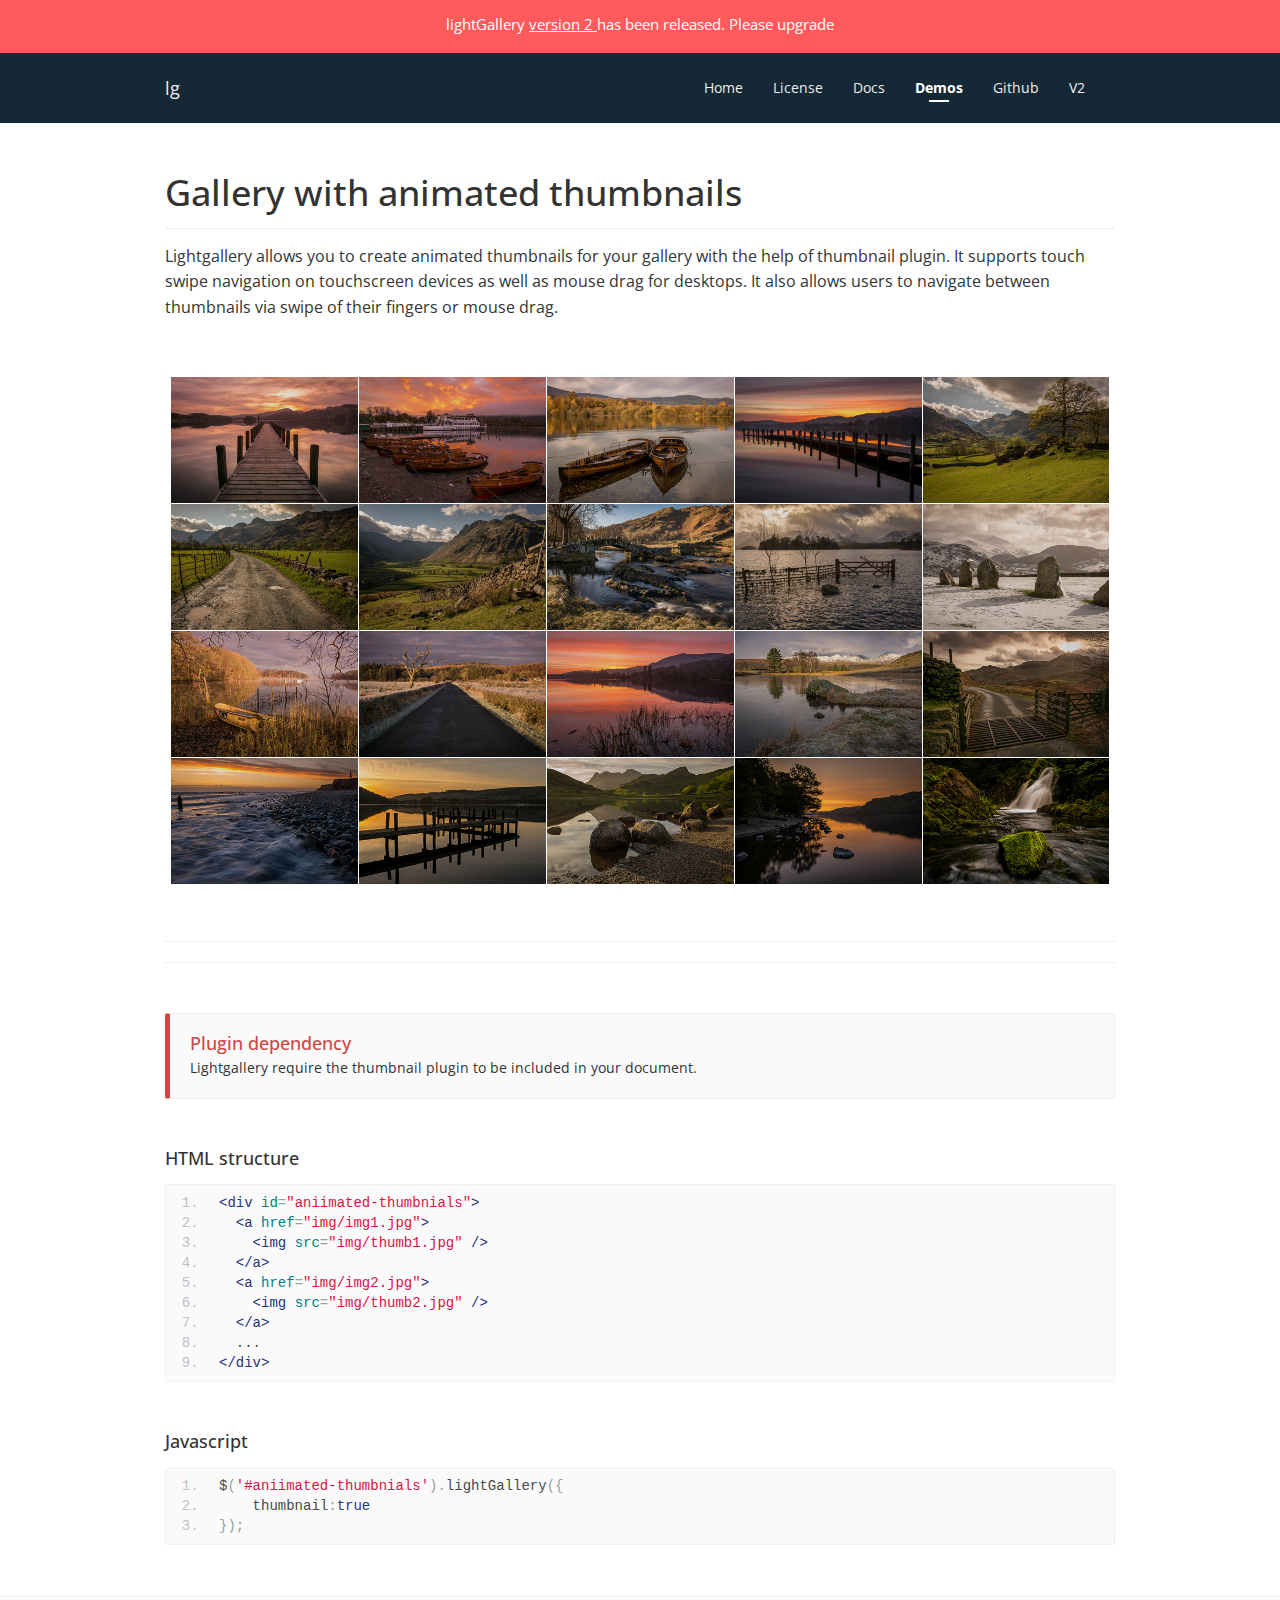
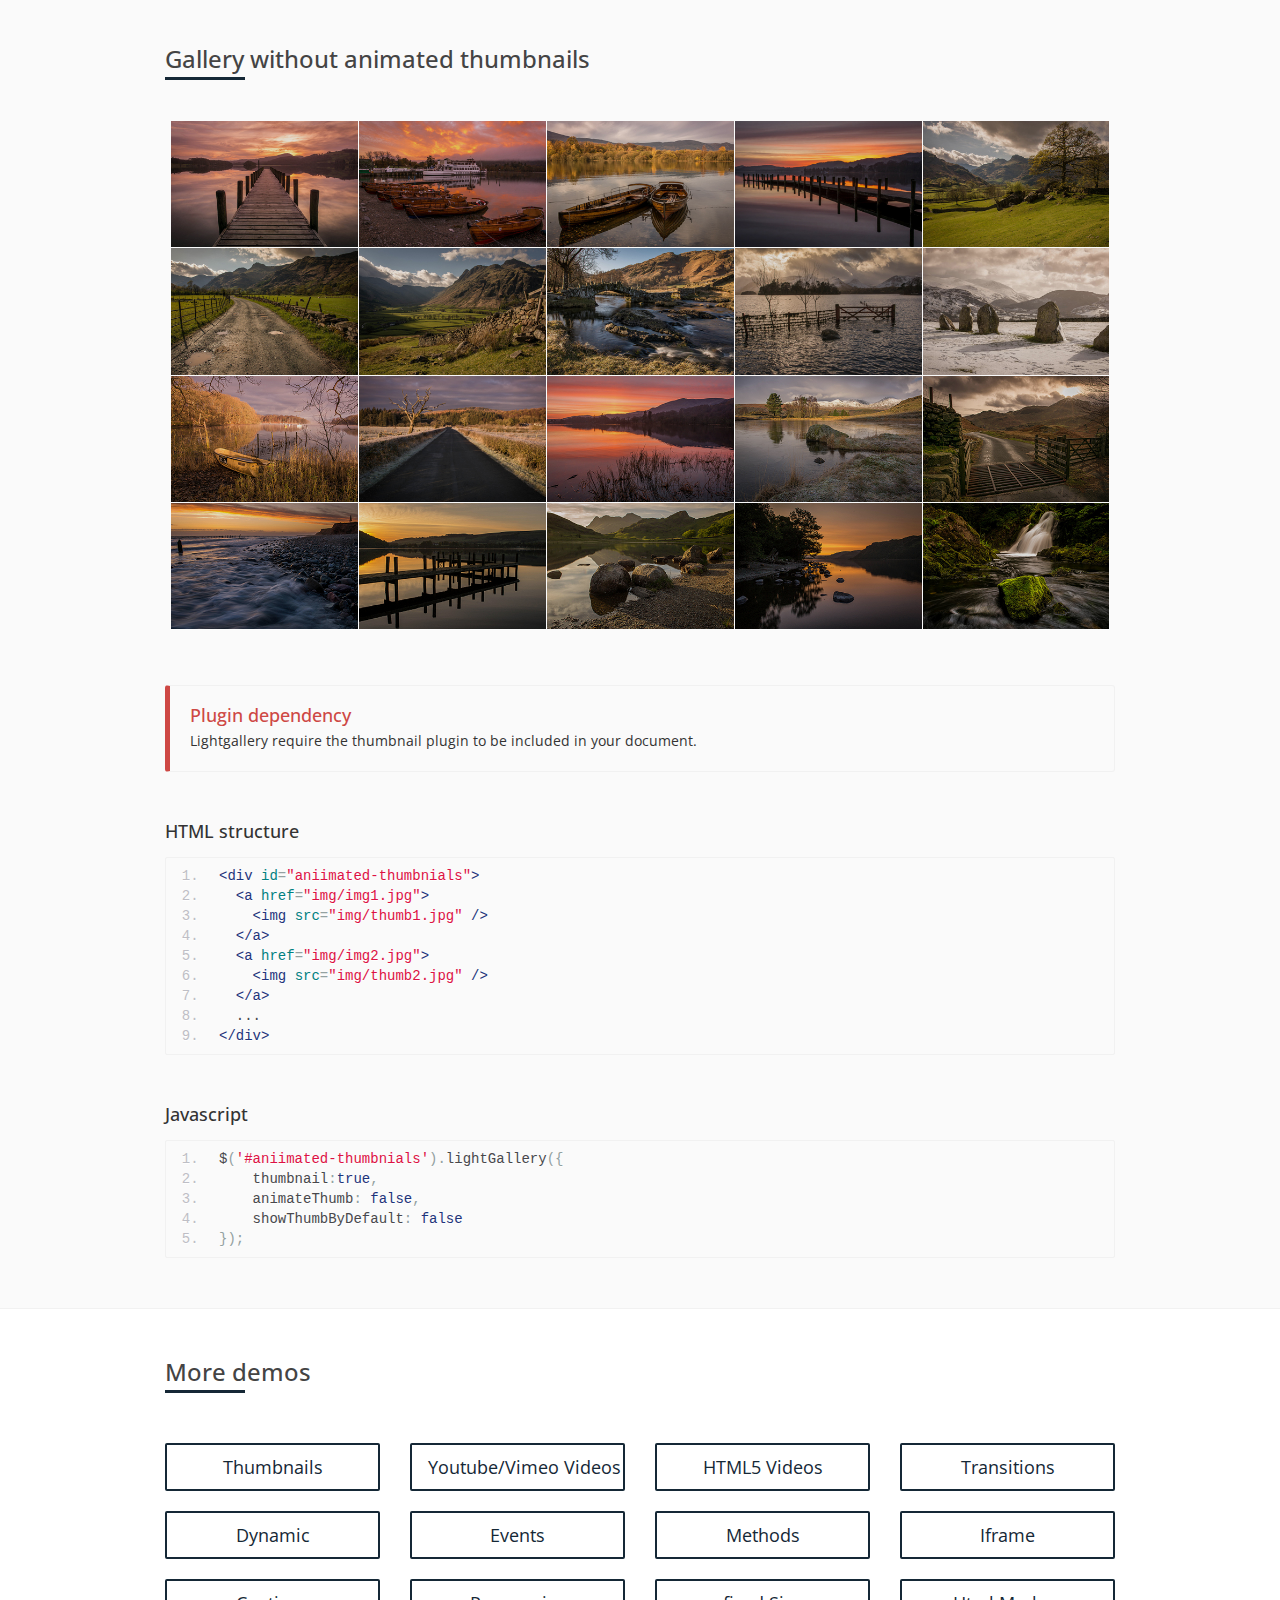
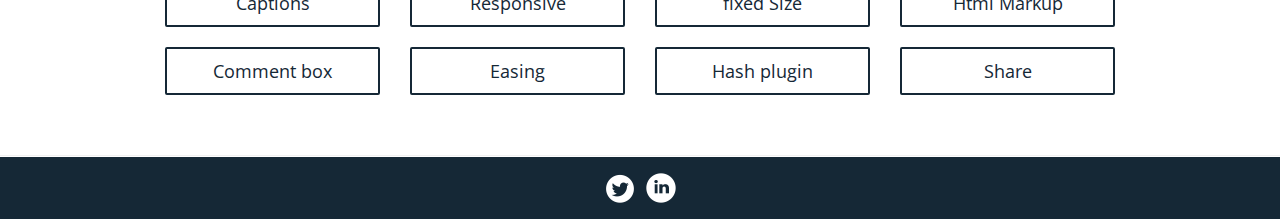
<file: static/libraries/lightGallery/site/v1/demos/index.html>
<!DOCTYPE html>
<html lang="en">
    <head>
        <meta charset="utf-8" />
        <meta http-equiv="X-UA-Compatible" content="IE=edge" />
        <meta
            name="viewport"
            content="width=device-width, initial-scale=1, maximum-scale=1, user-scalable=no"
        />
        <title>lightGallery: thumbnails</title>
        <meta
            name="description"
            content="lightGallery lets you to create animated thumbnails for your gallery with the help of thumbnail plugin."
        />
        <link href="../static/css/main.css" rel="stylesheet" />
        <link href="../static/css/justifiedGallery.min.css" rel="stylesheet" />
        <link
            href="http://fonts.googleapis.com/css?family=Open+Sans:400,300,600,700"
            rel="stylesheet"
            type="text/css"
        />
        <link href="../lightgallery/css/lightgallery.css" rel="stylesheet" />
        <link rel="shortcut icon" href="../favicon.ico" type="image/x-icon" />
        <link rel="icon" href="../favicon.ico" type="image/x-icon" />
        <!--[if lt IE 9]>
            <script src="https://oss.maxcdn.com/html5shiv/3.7.2/html5shiv.min.js"></script>
            <script src="https://oss.maxcdn.com/respond/1.4.2/respond.min.js"></script>
        <![endif]-->
    </head>

    <body class="demos">
        <!--[if lt IE 7]>
            <p class="browsehappy">
                You are using an <strong>outdated</strong> browser. Please
                <a href="http://browsehappy.com/">upgrade your browser</a> to
                improve your experience.
            </p>
        <![endif]-->
        <section class="promo_bar" id="promoBar">
            <div class="container">
                <p>
                    lightGallery
                    <a
                        href="http://lightgalleryjs.com/"
                        style="
                            color: rgb(255, 255, 255);
                            text-decoration: underline;
                        "
                    >
                        version 2
                    </a>
                    has been released. Please upgrade
                </p>
            </div>
        </section>
        <nav class="navbar navbar-default" role="navigation">
            <div class="container-fluid">
                <div class="navbar-header">
                    <button
                        type="button"
                        class="navbar-toggle collapsed"
                        data-toggle="collapse"
                        data-target="#navbar"
                        aria-expanded="false"
                        aria-controls="navbar"
                    >
                        <span class="sr-only">Toggle navigation</span>
                        <span class="icon-bar"></span>
                        <span class="icon-bar"></span>
                        <span class="icon-bar"></span>
                    </button>
                    <a
                        class="navbar-brand"
                        href="http://sachinchoolur.github.io/lightGallery/"
                        >lg</a
                    >
                </div>
                <div id="navbar" class="collapse navbar-collapse">
                    <ul class="nav navbar-nav">
                        <li>
                            <a href="../">Home<span class="border"></span></a>
                        </li>
                        <li>
                            <a href="../docs/license.html"
                                >License<span class="border"></span
                            ></a>
                        </li>
                        <li>
                            <a href="../docs/"
                                >Docs<span class="border"></span
                            ></a>
                        </li>
                        <li class="active">
                            <a href="../demos/"
                                >Demos<span class="border"></span
                            ></a>
                        </li>
                        <li>
                            <a
                                target="_blank"
                                href="https://github.com/sachinchoolur/lightGallery"
                                >Github<span class="border"></span
                            ></a>
                        </li>
                        <!--li><a onclick="ga('send', 'event', 'wp', 'wp');" target="_blank" href="https://dzine.io/products/lightgallery-wp-plugin/">wordpress<span class="border"></span></a></li-->
                        <li>
                            <a
                                target="_blank"
                                href="https://github.com/sachinchoolur/lightGallery#version-20-update"
                                >V2<span class="border"></span
                            ></a>
                        </li>
                    </ul>
                </div>
            </div>
        </nav>
        <section class="section pdb0">
            <div class="container-fluid">
                <div class="section-header has-desc mrb50">
                    <h1 class="page-header mrb15">
                        Gallery with animated thumbnails
                    </h1>
                    <p>
                        Lightgallery allows you to create animated thumbnails
                        for your gallery with the help of thumbnail plugin. It
                        supports touch swipe navigation on touchscreen devices
                        as well as mouse drag for desktops. It also allows users
                        to navigate between thumbnails via swipe of their
                        fingers or mouse drag.
                    </p>
                </div>
                <div class="demo-gallery mrb50">
                    <div id="aniimated-thumbnials" class="list-unstyled">
                        <a
                            class=""
                            href="../static/img/1.jpg"
                            data-sub-html="sdsdsd"
                        >
                            <img
                                class="img-responsive"
                                src="../static/img/thumb-1.jpg"
                            />
                            <div class="demo-gallery-poster">
                                <img src="../static/img/zoom.png" />
                            </div>
                        </a>
                        <a class="" href="../static/img/2.jpg">
                            <img
                                class="img-responsive"
                                src="../static/img/thumb-2.jpg"
                            />
                            <div class="demo-gallery-poster">
                                <img src="../static/img/zoom.png" />
                            </div>
                        </a>
                        <a class="" href="../static/img/3.jpg">
                            <img
                                class="img-responsive"
                                src="../static/img/thumb-3.jpg"
                            />
                            <div class="demo-gallery-poster">
                                <img src="../static/img/zoom.png" />
                            </div>
                        </a>
                        <a class="" href="../static/img/4.jpg">
                            <img
                                class="img-responsive"
                                src="../static/img/thumb-4.jpg"
                            />
                            <div class="demo-gallery-poster">
                                <img src="../static/img/zoom.png" />
                            </div>
                        </a>
                        <a
                            class=""
                            href="../static/img/5.jpg"
                            data-sub-html="sdsdsd"
                        >
                            <img
                                class="img-responsive"
                                src="../static/img/thumb-5.jpg"
                            />
                            <div class="demo-gallery-poster">
                                <img src="../static/img/zoom.png" />
                            </div>
                        </a>
                        <a class="" href="../static/img/6.jpg">
                            <img
                                class="img-responsive"
                                src="../static/img/thumb-6.jpg"
                            />
                            <div class="demo-gallery-poster">
                                <img src="../static/img/zoom.png" />
                            </div>
                        </a>
                        <a class="" href="../static/img/7.jpg">
                            <img
                                class="img-responsive"
                                src="../static/img/thumb-7.jpg"
                            />
                            <div class="demo-gallery-poster">
                                <img src="../static/img/zoom.png" />
                            </div>
                        </a>
                        <a class="" href="../static/img/8.jpg">
                            <img
                                class="img-responsive"
                                src="../static/img/thumb-8.jpg"
                            />
                            <div class="demo-gallery-poster">
                                <img src="../static/img/zoom.png" />
                            </div>
                        </a>
                        <a
                            class=""
                            href="../static/img/9.jpg"
                            data-sub-html="sdsdsd"
                        >
                            <img
                                class="img-responsive"
                                src="../static/img/thumb-9.jpg"
                            />
                            <div class="demo-gallery-poster">
                                <img src="../static/img/zoom.png" />
                            </div>
                        </a>
                        <a class="" href="../static/img/10.jpg">
                            <img
                                class="img-responsive"
                                src="../static/img/thumb-10.jpg"
                            />
                            <div class="demo-gallery-poster">
                                <img src="../static/img/zoom.png" />
                            </div>
                        </a>
                        <a
                            class=""
                            href="../static/img/11.jpg"
                            data-sub-html="sdsdsd"
                        >
                            <img
                                class="img-responsive"
                                src="../static/img/thumb-11.jpg"
                            />
                            <div class="demo-gallery-poster">
                                <img src="../static/img/zoom.png" />
                            </div>
                        </a>
                        <a class="" href="../static/img/12.jpg">
                            <img
                                class="img-responsive"
                                src="../static/img/thumb-12.jpg"
                            />
                            <div class="demo-gallery-poster">
                                <img src="../static/img/zoom.png" />
                            </div>
                        </a>
                        <a class="" href="../static/img/13.jpg">
                            <img
                                class="img-responsive"
                                src="../static/img/thumb-13.jpg"
                            />
                            <div class="demo-gallery-poster">
                                <img src="../static/img/zoom.png" />
                            </div>
                        </a>
                        <a class="" href="../static/img/14.jpg">
                            <img
                                class="img-responsive"
                                src="../static/img/thumb-14.jpg"
                            />
                            <div class="demo-gallery-poster">
                                <img src="../static/img/zoom.png" />
                            </div>
                        </a>
                        <a
                            class=""
                            href="../static/img/15.jpg"
                            data-sub-html="sdsdsd"
                        >
                            <img
                                class="img-responsive"
                                src="../static/img/thumb-15.jpg"
                            />
                            <div class="demo-gallery-poster">
                                <img src="../static/img/zoom.png" />
                            </div>
                        </a>
                        <a class="" href="../static/img/16.jpg">
                            <img
                                class="img-responsive"
                                src="../static/img/thumb-16.jpg"
                            />
                            <div class="demo-gallery-poster">
                                <img src="../static/img/zoom.png" />
                            </div>
                        </a>
                        <a class="" href="../static/img/17.jpg">
                            <img
                                class="img-responsive"
                                src="../static/img/thumb-17.jpg"
                            />
                            <div class="demo-gallery-poster">
                                <img src="../static/img/zoom.png" />
                            </div>
                        </a>
                        <a class="" href="../static/img/18.jpg">
                            <img
                                class="img-responsive"
                                src="../static/img/thumb-18.jpg"
                            />
                            <div class="demo-gallery-poster">
                                <img src="../static/img/zoom.png" />
                            </div>
                        </a>
                        <a
                            class=""
                            href="../static/img/19.jpg"
                            data-sub-html="sdsdsd"
                        >
                            <img
                                class="img-responsive"
                                src="../static/img/thumb-19.jpg"
                            />
                            <div class="demo-gallery-poster">
                                <img src="../static/img/zoom.png" />
                            </div>
                        </a>
                        <a class="" href="../static/img/20.jpg">
                            <img
                                class="img-responsive"
                                src="../static/img/thumb-20.jpg"
                            />
                            <div class="demo-gallery-poster">
                                <img src="../static/img/zoom.png" />
                            </div>
                        </a>
                    </div>
                </div>
                <div class="docs-ad">
                    <div class="lg-ad light">
                        <script
                            async
                            type="text/javascript"
                            src="//cdn.carbonads.com/carbon.js?serve=CE7IV2QM&placement=sachinchoolurgithubio"
                            id="_carbonads_js"
                        ></script>
                    </div>
                </div>
                <div class="bs-callout bs-callout-danger mrb50">
                    <h4>
                        Plugin dependency<a class="anchorjs-link"
                            ><span class="anchorjs-icon"></span
                        ></a>
                    </h4>
                    <p>
                        Lightgallery require the thumbnail plugin to be included
                        in your document.
                    </p>
                </div>
                <div class="code-demo mrb50">
                    <div class="section-header mrb15">
                        <h4 class="section-title">HTML structure</h4>
                    </div>
                    <div class="sample-code html">
                        <pre class="prettyprint linenums lang-html">
&lt;div id="aniimated-thumbnials"&gt;
  &lt;a href="img/img1.jpg"&gt;
    &lt;img src="img/thumb1.jpg" /&gt;
  &lt;/a&gt;
  &lt;a href="img/img2.jpg"&gt;
    &lt;img src="img/thumb2.jpg" /&gt;
  &lt;/a&gt;
  ...
&lt;/div&gt;
</pre
                        >
                    </div>
                </div>
                <div class="code-demo mrb50">
                    <div class="section-header mrb15">
                        <h4 class="section-title">Javascript</h4>
                    </div>
                    <div class="sample-code html">
                        <pre class="prettyprint linenums lang-js">
$('#aniimated-thumbnials').lightGallery({
    thumbnail:true
}); 
</pre
                        >
                    </div>
                </div>
            </div>
        </section>
        <section class="section highlight pdb0">
            <div class="container-fluid">
                <h2 class="anchor-title mrb35" id="normal-thumb">
                    <a href="#normal-thumb"
                        >Gallery without animated thumbnails</a
                    >
                    <span class="border"></span>
                </h2>
                <div class="demo-gallery mrb50">
                    <div
                        id="thumbnials-without-animation"
                        class="list-unstyled"
                    >
                        <a
                            class=""
                            href="../static/img/1.jpg"
                            data-sub-html="sdsdsd"
                        >
                            <img
                                class="img-responsive"
                                src="../static/img/thumb-1.jpg"
                            />
                            <div class="demo-gallery-poster">
                                <img src="../static/img/zoom.png" />
                            </div>
                        </a>
                        <a class="" href="../static/img/2.jpg">
                            <img
                                class="img-responsive"
                                src="../static/img/thumb-2.jpg"
                            />
                            <div class="demo-gallery-poster">
                                <img src="../static/img/zoom.png" />
                            </div>
                        </a>
                        <a class="" href="../static/img/3.jpg">
                            <img
                                class="img-responsive"
                                src="../static/img/thumb-3.jpg"
                            />
                            <div class="demo-gallery-poster">
                                <img src="../static/img/zoom.png" />
                            </div>
                        </a>
                        <a class="" href="../static/img/4.jpg">
                            <img
                                class="img-responsive"
                                src="../static/img/thumb-4.jpg"
                            />
                            <div class="demo-gallery-poster">
                                <img src="../static/img/zoom.png" />
                            </div>
                        </a>
                        <a
                            class=""
                            href="../static/img/5.jpg"
                            data-sub-html="sdsdsd"
                        >
                            <img
                                class="img-responsive"
                                src="../static/img/thumb-5.jpg"
                            />
                            <div class="demo-gallery-poster">
                                <img src="../static/img/zoom.png" />
                            </div>
                        </a>
                        <a class="" href="../static/img/6.jpg">
                            <img
                                class="img-responsive"
                                src="../static/img/thumb-6.jpg"
                            />
                            <div class="demo-gallery-poster">
                                <img src="../static/img/zoom.png" />
                            </div>
                        </a>
                        <a class="" href="../static/img/7.jpg">
                            <img
                                class="img-responsive"
                                src="../static/img/thumb-7.jpg"
                            />
                            <div class="demo-gallery-poster">
                                <img src="../static/img/zoom.png" />
                            </div>
                        </a>
                        <a class="" href="../static/img/8.jpg">
                            <img
                                class="img-responsive"
                                src="../static/img/thumb-8.jpg"
                            />
                            <div class="demo-gallery-poster">
                                <img src="../static/img/zoom.png" />
                            </div>
                        </a>
                        <a
                            class=""
                            href="../static/img/9.jpg"
                            data-sub-html="sdsdsd"
                        >
                            <img
                                class="img-responsive"
                                src="../static/img/thumb-9.jpg"
                            />
                            <div class="demo-gallery-poster">
                                <img src="../static/img/zoom.png" />
                            </div>
                        </a>
                        <a class="" href="../static/img/10.jpg">
                            <img
                                class="img-responsive"
                                src="../static/img/thumb-10.jpg"
                            />
                            <div class="demo-gallery-poster">
                                <img src="../static/img/zoom.png" />
                            </div>
                        </a>
                        <a
                            class=""
                            href="../static/img/11.jpg"
                            data-sub-html="sdsdsd"
                        >
                            <img
                                class="img-responsive"
                                src="../static/img/thumb-11.jpg"
                            />
                            <div class="demo-gallery-poster">
                                <img src="../static/img/zoom.png" />
                            </div>
                        </a>
                        <a class="" href="../static/img/12.jpg">
                            <img
                                class="img-responsive"
                                src="../static/img/thumb-12.jpg"
                            />
                            <div class="demo-gallery-poster">
                                <img src="../static/img/zoom.png" />
                            </div>
                        </a>
                        <a class="" href="../static/img/13.jpg">
                            <img
                                class="img-responsive"
                                src="../static/img/thumb-13.jpg"
                            />
                            <div class="demo-gallery-poster">
                                <img src="../static/img/zoom.png" />
                            </div>
                        </a>
                        <a class="" href="../static/img/14.jpg">
                            <img
                                class="img-responsive"
                                src="../static/img/thumb-14.jpg"
                            />
                            <div class="demo-gallery-poster">
                                <img src="../static/img/zoom.png" />
                            </div>
                        </a>
                        <a
                            class=""
                            href="../static/img/15.jpg"
                            data-sub-html="sdsdsd"
                        >
                            <img
                                class="img-responsive"
                                src="../static/img/thumb-15.jpg"
                            />
                            <div class="demo-gallery-poster">
                                <img src="../static/img/zoom.png" />
                            </div>
                        </a>
                        <a class="" href="../static/img/16.jpg">
                            <img
                                class="img-responsive"
                                src="../static/img/thumb-16.jpg"
                            />
                            <div class="demo-gallery-poster">
                                <img src="../static/img/zoom.png" />
                            </div>
                        </a>
                        <a class="" href="../static/img/17.jpg">
                            <img
                                class="img-responsive"
                                src="../static/img/thumb-17.jpg"
                            />
                            <div class="demo-gallery-poster">
                                <img src="../static/img/zoom.png" />
                            </div>
                        </a>
                        <a class="" href="../static/img/18.jpg">
                            <img
                                class="img-responsive"
                                src="../static/img/thumb-18.jpg"
                            />
                            <div class="demo-gallery-poster">
                                <img src="../static/img/zoom.png" />
                            </div>
                        </a>
                        <a
                            class=""
                            href="../static/img/19.jpg"
                            data-sub-html="sdsdsd"
                        >
                            <img
                                class="img-responsive"
                                src="../static/img/thumb-19.jpg"
                            />
                            <div class="demo-gallery-poster">
                                <img src="../static/img/zoom.png" />
                            </div>
                        </a>
                        <a class="" href="../static/img/20.jpg">
                            <img
                                class="img-responsive"
                                src="../static/img/thumb-20.jpg"
                            />
                            <div class="demo-gallery-poster">
                                <img src="../static/img/zoom.png" />
                            </div>
                        </a>
                    </div>
                </div>
                <div class="bs-callout bs-callout-danger mrb50">
                    <h4>
                        Plugin dependency<a class="anchorjs-link"
                            ><span class="anchorjs-icon"></span
                        ></a>
                    </h4>
                    <p>
                        Lightgallery require the thumbnail plugin to be included
                        in your document.
                    </p>
                </div>
                <div class="code-demo mrb50">
                    <div class="section-header mrb15">
                        <h4 class="section-title">HTML structure</h4>
                    </div>
                    <div class="sample-code html">
                        <pre class="prettyprint linenums lang-html">
&lt;div id="aniimated-thumbnials"&gt;
  &lt;a href="img/img1.jpg"&gt;
    &lt;img src="img/thumb1.jpg" /&gt;
  &lt;/a&gt;
  &lt;a href="img/img2.jpg"&gt;
    &lt;img src="img/thumb2.jpg" /&gt;
  &lt;/a&gt;
  ...
&lt;/div&gt;
</pre
                        >
                    </div>
                </div>
                <div class="code-demo mrb50">
                    <div class="section-header mrb15">
                        <h4 class="section-title">Javascript</h4>
                    </div>
                    <div class="sample-code html">
                        <pre class="prettyprint linenums lang-js">
$('#aniimated-thumbnials').lightGallery({
    thumbnail:true,
    animateThumb: false,
    showThumbByDefault: false
}); 
</pre
                        >
                    </div>
                </div>
            </div>
        </section>
        <section class="demo-links section">
            <div class="container-fluid">
                <h2 id="more-demo" class="anchor-title mrb50">
                    <a href="#more-demo">More demos</a>
                    <span class="border"></span>
                </h2>
                <div class="row">
                    <div class="col-xs-6 col-sm-4 col-md-3">
                        <a class="btn btn-primary btn-lg" href="index.html"
                            >Thumbnails</a
                        >
                    </div>
                    <div class="col-xs-6 col-sm-4 col-md-3">
                        <a class="btn btn-primary btn-lg" href="videos.html"
                            >Youtube/Vimeo Videos</a
                        >
                    </div>
                    <div class="col-xs-6 col-sm-4 col-md-3">
                        <a
                            class="btn btn-primary btn-lg"
                            href="html5-videos.html"
                            >HTML5 Videos</a
                        >
                    </div>
                    <div class="col-xs-6 col-sm-4 col-md-3">
                        <a
                            class="btn btn-primary btn-lg"
                            href="transitions.html"
                            >Transitions</a
                        >
                    </div>
                    <div class="col-xs-6 col-sm-4 col-md-3">
                        <a class="btn btn-success btn-lg" href="dynamic.html"
                            >Dynamic</a
                        >
                    </div>
                    <div class="col-xs-6 col-sm-4 col-md-3">
                        <a class="btn btn-success btn-lg" href="events.html"
                            >Events</a
                        >
                    </div>
                    <div class="col-xs-6 col-sm-4 col-md-3">
                        <a class="btn btn-success btn-lg" href="methods.html"
                            >Methods</a
                        >
                    </div>
                    <div class="col-xs-6 col-sm-4 col-md-3">
                        <a class="btn btn-success btn-lg" href="iframe.html"
                            >Iframe</a
                        >
                    </div>
                    <div class="col-xs-6 col-sm-4 col-md-3">
                        <a class="btn btn-danger btn-lg" href="captions.html"
                            >Captions</a
                        >
                    </div>
                    <div class="col-xs-6 col-sm-4 col-md-3">
                        <a class="btn btn-danger btn-lg" href="responsive.html"
                            >Responsive</a
                        >
                    </div>
                    <div class="col-xs-6 col-sm-4 col-md-3">
                        <a class="btn btn-danger btn-lg" href="fixed-size.html"
                            >fixed Size</a
                        >
                    </div>
                    <div class="col-xs-6 col-sm-4 col-md-3">
                        <a class="btn btn-danger btn-lg" href="html-markup.html"
                            >Html Markup</a
                        >
                    </div>

                    <div class="col-xs-6 col-sm-4 col-md-3">
                        <a class="btn btn-danger btn-lg" href="comment-box.html"
                            >Comment box</a
                        >
                    </div>
                    <div class="col-xs-6 col-sm-4 col-md-3">
                        <a class="btn btn-danger btn-lg" href="easing.html"
                            >Easing</a
                        >
                    </div>
                    <div class="col-xs-6 col-sm-4 col-md-3">
                        <a class="btn btn-danger btn-lg" href="hash.html"
                            >Hash plugin</a
                        >
                    </div>
                    <div class="col-xs-6 col-sm-4 col-md-3">
                        <a class="btn btn-danger btn-lg" href="share.html"
                            >Share</a
                        >
                    </div>
                </div>
            </div>
        </section>

        <footer>
            <a target="_blank" href="https://twitter.com/SachinNeravath"
                ><img src="../static/img/social/twitter.png"
            /></a>
            <a target="_blank" href="https://in.linkedin.com/in/sachinchoolur"
                ><img src="../static/img/social/linked-in.png"
            /></a>
        </footer>
        <script>
            (function (i, s, o, g, r, a, m) {
                i['GoogleAnalyticsObject'] = r;
                (i[r] =
                    i[r] ||
                    function () {
                        (i[r].q = i[r].q || []).push(arguments);
                    }),
                    (i[r].l = 1 * new Date());
                (a = s.createElement(o)), (m = s.getElementsByTagName(o)[0]);
                a.async = 1;
                a.src = g;
                m.parentNode.insertBefore(a, m);
            })(
                window,
                document,
                'script',
                '//www.google-analytics.com/analytics.js',
                'ga',
            );
            ga('create', 'UA-49767543-2', 'sachinchoolur.github.io');
            ga('send', 'pageview');
        </script>
        <script src="https://ajax.googleapis.com/ajax/libs/jquery/1.11.2/jquery.min.js"></script>
        <script src="../static/js/prettify.js"></script>
        <script src="../static/js/jquery.justifiedGallery.min.js"></script>
        <script src="../static/js/transition.js"></script>
        <script src="../static/js/collapse.js"></script>
        <script src="../lightgallery/js/lightgallery.js"></script>
        <script src="../lightgallery/js/lg-fullscreen.js"></script>
        <script src="../lightgallery/js/lg-thumbnail.js"></script>
        <script src="../lightgallery/js/lg-video.js"></script>
        <script src="../lightgallery/js/lg-autoplay.js"></script>
        <script src="../lightgallery/js/lg-zoom.js"></script>
        <script src="../external/jquery.mousewheel.min.js"></script>
        <script src="../static/js/demos.js"></script>
    </body>
</html>
</file>
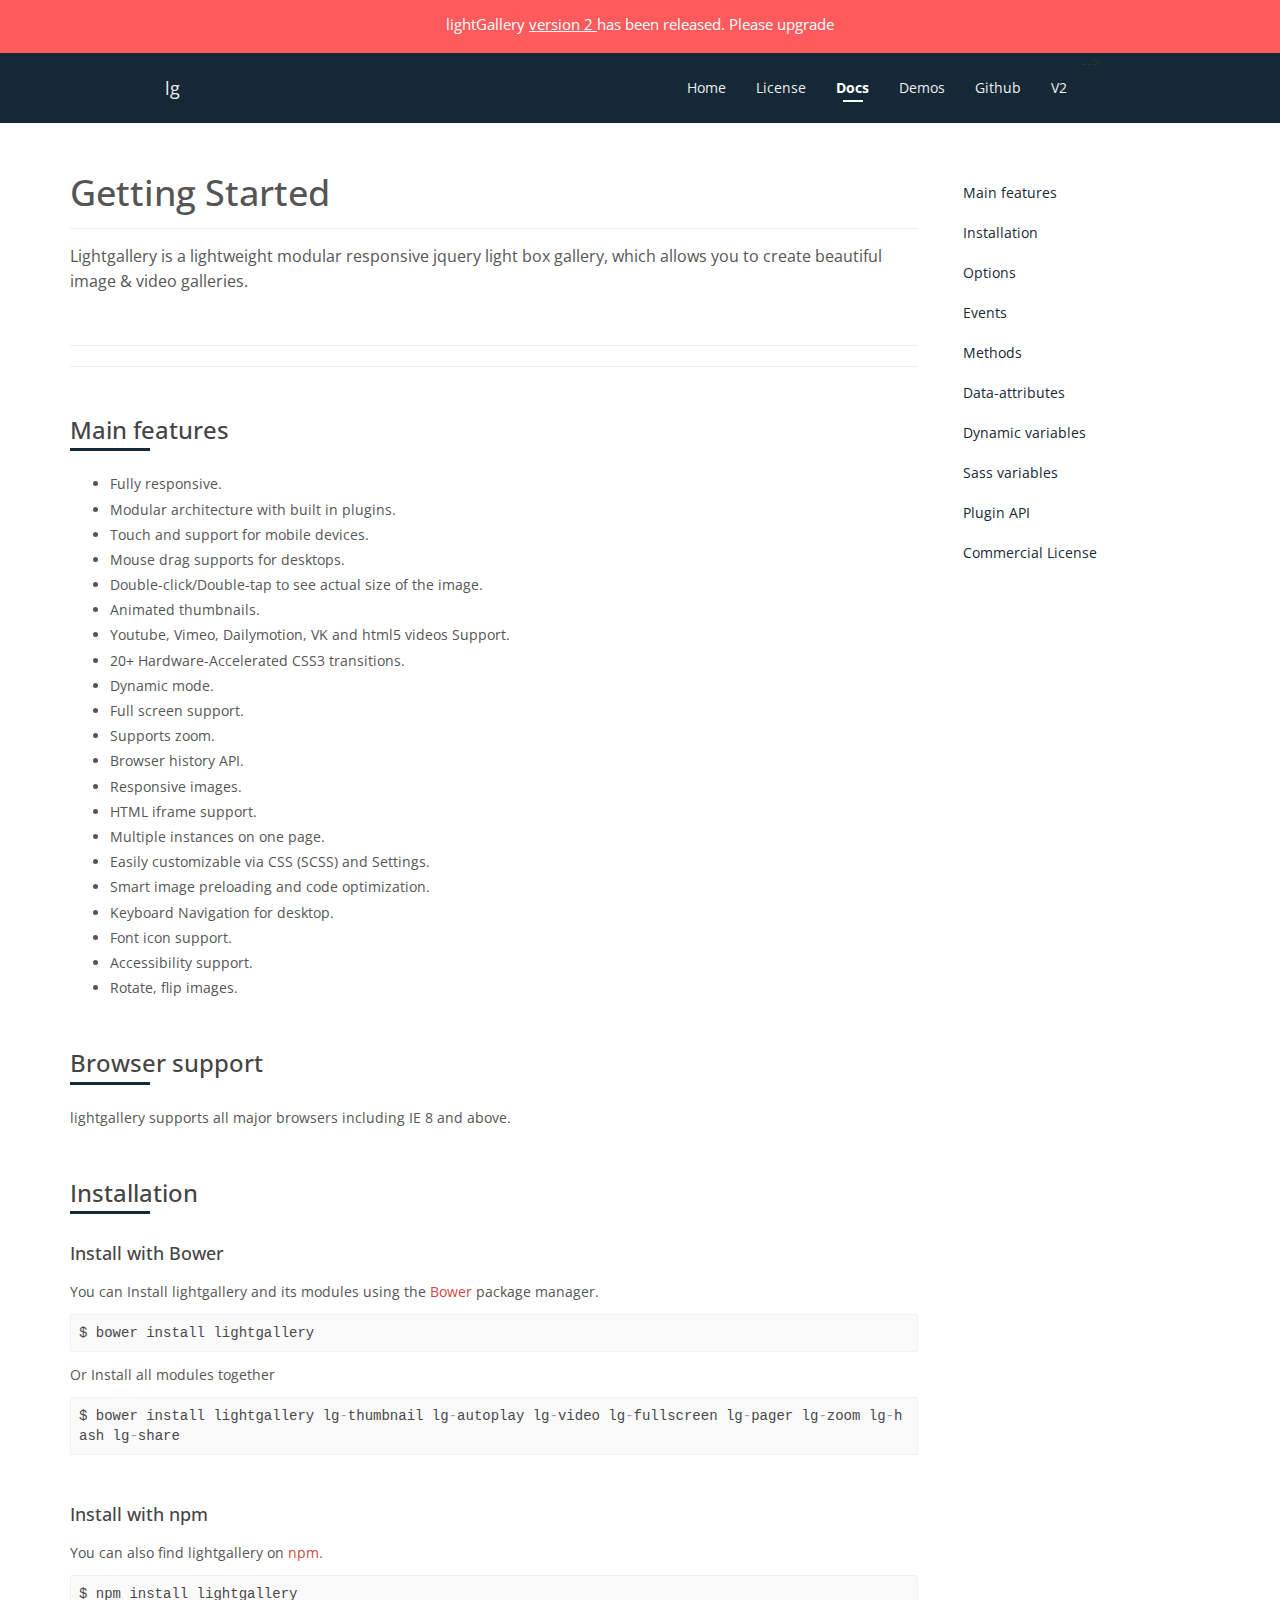
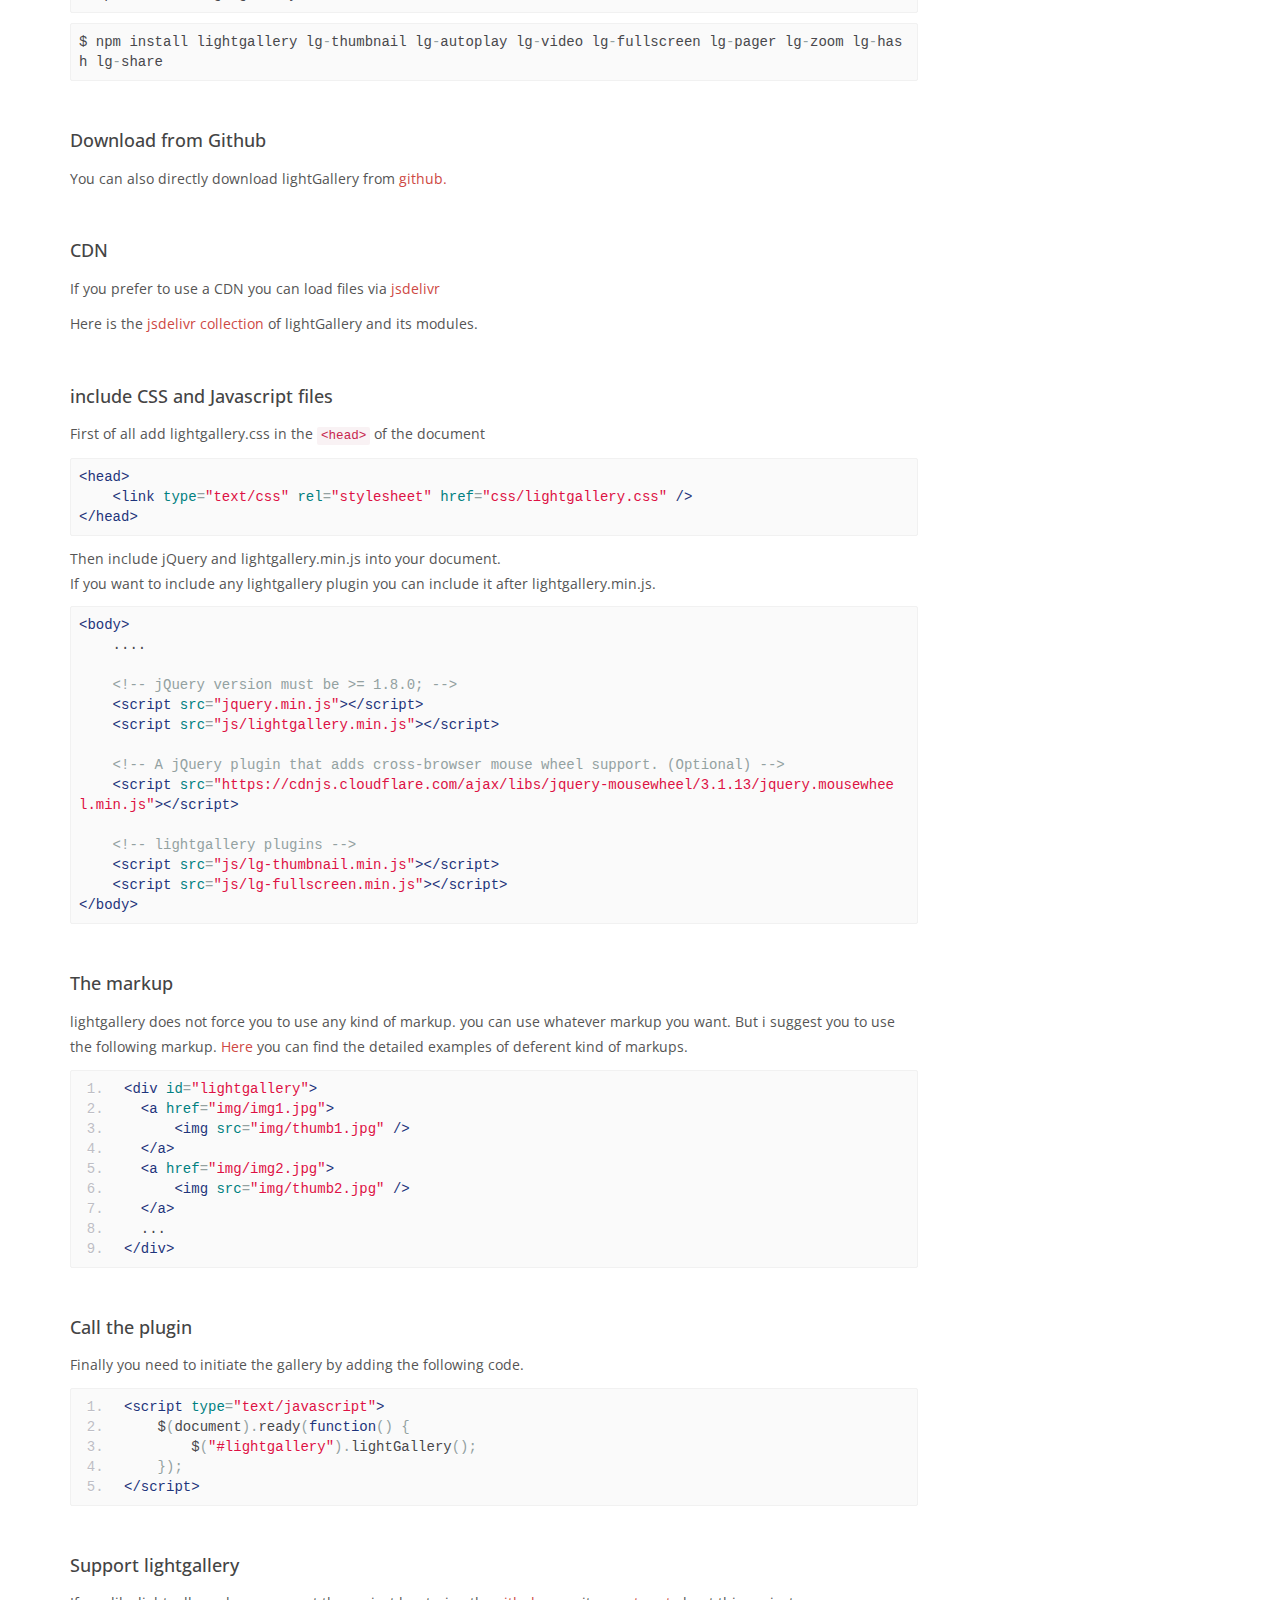
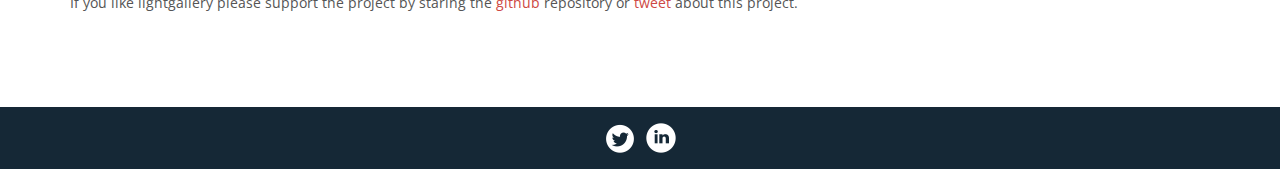
<file: static/libraries/lightGallery/site/v1/docs/index.html>
<!DOCTYPE html>
<html lang="en">
    <head>
        <meta charset="utf-8" />
        <meta http-equiv="X-UA-Compatible" content="IE=edge" />
        <meta name="viewport" content="width=device-width, initial-scale=1" />
        <title>lightGallery: Docs</title>
        <meta name="description" content="Lightgallery documentation" />
        <link href="../static/css/main.css" rel="stylesheet" />
        <link
            href="http://fonts.googleapis.com/css?family=Open+Sans:400,300,600,700"
            rel="stylesheet"
            type="text/css"
        />
        <link rel="shortcut icon" href="../favicon.ico" type="image/x-icon" />
        <link rel="icon" href="../favicon.ico" type="image/x-icon" />
        <!--[if lt IE 9]>
            <script src="https://oss.maxcdn.com/html5shiv/3.7.2/html5shiv.min.js"></script>
            <script src="https://oss.maxcdn.com/respond/1.4.2/respond.min.js"></script>
        <![endif]-->
    </head>
    <body class="docs" data-spy="scroll" data-target="#right-navbar">
        <!--[if lt IE 7]>
            <p class="browsehappy">
                You are using an <strong>outdated</strong> browser. Please
                <a href="http://browsehappy.com/">upgrade your browser</a> to
                improve your experience.
            </p>
        <![endif]-->
        <section class="promo_bar" id="promoBar">
            <div class="container">
                <p>
                    lightGallery
                    <a
                        href="http://lightgalleryjs.com/"
                        style="
                            color: rgb(255, 255, 255);
                            text-decoration: underline;
                        "
                    >
                        version 2
                    </a>
                    has been released. Please upgrade
                </p>
            </div>
        </section>
        <nav class="navbar navbar-default" role="navigation">
            <div class="container-fluid">
                <div class="navbar-header">
                    <button
                        type="button"
                        class="navbar-toggle collapsed"
                        data-toggle="collapse"
                        data-target="#navbar"
                        aria-expanded="false"
                        aria-controls="navbar"
                    >
                        <span class="sr-only">Toggle navigation</span>
                        <span class="icon-bar"></span>
                        <span class="icon-bar"></span>
                        <span class="icon-bar"></span>
                    </button>
                    <a
                        class="navbar-brand"
                        href="http://sachinchoolur.github.io/lightGallery/"
                        >lg</a
                    >
                </div>
                <div id="navbar" class="collapse navbar-collapse">
                    <ul class="nav navbar-nav">
                        <li>
                            <a href="../">Home<span class="border"></span></a>
                        </li>
                        <li>
                            <a href="../docs/license.html"
                                >License<span class="border"></span
                            ></a>
                        </li>
                        <li class="active">
                            <a href="">Docs<span class="border"></span></a>
                        </li>
                        <li>
                            <a href="../demos/"
                                >Demos<span class="border"></span
                            ></a>
                        </li>
                        <li>
                            <a
                                target="_blank"
                                href="https://github.com/sachinchoolur/lightGallery"
                                >Github<span class="border"></span
                            ></a>
                        </li>
                        <!-- <!--li><a onclick="ga('send', 'event', 'wp', 'wp');" target="_blank" href="https://dzine.io/products/lightgallery-wp-plugin/">wordpress<span class="border"></span></a></li-->
                        -->
                        <li>
                            <a
                                target="_blank"
                                href="https://github.com/sachinchoolur/lightGallery#version-20-update"
                                >V2<span class="border"></span
                            ></a>
                        </li>
                    </ul>
                </div>
            </div>
        </nav>
        <div class="container demo-container">
            <div class="row">
                <div role="main" class="col-md-9">
                    <section class="section pdt0">
                        <div class="docs-inner">
                            <section class="doc mrb50">
                                <div class="section-header has-desc mrb50">
                                    <h1 class="page-header mrb15">
                                        Getting Started
                                    </h1>
                                    <p>
                                        Lightgallery is a lightweight modular
                                        responsive jquery light box gallery,
                                        which allows you to create beautiful
                                        image & video galleries.
                                    </p>
                                </div>
                                <div class="docs-ad">
                                    <div class="lg-ad light">
                                        <script
                                            async
                                            type="text/javascript"
                                            src="//cdn.carbonads.com/carbon.js?serve=CE7IV2QM&placement=sachinchoolurgithubio"
                                            id="_carbonads_js"
                                        ></script>
                                    </div>
                                </div>
                                <h2
                                    class="anchor-title mrb20"
                                    id="main-features"
                                >
                                    <a href="#main-features">Main features</a>
                                    <span class="border"></span>
                                </h2>
                                <ul class="mrb50">
                                    <li>Fully responsive.</li>
                                    <li>
                                        Modular architecture with built in
                                        plugins.
                                    </li>
                                    <li>
                                        Touch and support for mobile devices.
                                    </li>
                                    <li>Mouse drag supports for desktops.</li>
                                    <li>
                                        Double-click/Double-tap to see actual
                                        size of the image.
                                    </li>
                                    <li>Animated thumbnails.</li>
                                    <li>
                                        Youtube, Vimeo, Dailymotion, VK and
                                        html5 videos Support.
                                    </li>
                                    <li>
                                        20+ Hardware-Accelerated CSS3
                                        transitions.
                                    </li>
                                    <li>Dynamic mode.</li>
                                    <li>Full screen support.</li>
                                    <li>Supports zoom.</li>
                                    <li>Browser history API.</li>
                                    <li>Responsive images.</li>
                                    <li>HTML iframe support.</li>
                                    <li>Multiple instances on one page.</li>
                                    <li>
                                        Easily customizable via CSS (SCSS) and
                                        Settings.
                                    </li>
                                    <li>
                                        Smart image preloading and code
                                        optimization.
                                    </li>
                                    <li>Keyboard Navigation for desktop.</li>
                                    <li>Font icon support.</li>
                                    <li>Accessibility support.</li>
                                    <li>Rotate, flip images.</li>
                                </ul>
                                <h2
                                    class="anchor-title mrb20"
                                    id="browser-support"
                                >
                                    <a href="#browser-support"
                                        >Browser support</a
                                    >
                                    <span class="border"></span>
                                </h2>
                                <p>
                                    lightgallery supports all major browsers
                                    including IE 8 and above.
                                </p>
                            </section>

                            <section class="doc">
                                <h2
                                    class="anchor-title mrb30"
                                    id="installation"
                                >
                                    <a href="#installation">Installation</a>
                                    <span class="border"></span>
                                </h2>
                                <section class="sub-doc mrb50">
                                    <h3
                                        class="anchor-title mrb15"
                                        id="install-with-bower"
                                    >
                                        <a href="#install-with-bower"
                                            >Install with Bower</a
                                        >
                                    </h3>
                                    <p>
                                        You can Install lightgallery and its
                                        modules using the
                                        <a
                                            target="_blank"
                                            href="http://bower.io/"
                                            >Bower</a
                                        >
                                        package manager.
                                    </p>
                                    <div class="code-demo">
                                        <div class="sample-code bash">
                                            <pre class="prettyprint lang-bash">
$ bower install lightgallery
</pre
                                            >
                                        </div>
                                    </div>
                                    <p>Or Install all modules together</p>
                                    <div class="code-demo">
                                        <div class="sample-code bash">
                                            <pre class="prettyprint lang-bash">
$ bower install lightgallery lg-thumbnail lg-autoplay lg-video lg-fullscreen lg-pager lg-zoom lg-hash lg-share
</pre
                                            >
                                        </div>
                                    </div>
                                </section>

                                <section class="sub-doc mrb50">
                                    <h3
                                        class="anchor-title mrb15"
                                        id="install-with-npm"
                                    >
                                        <a href="#install-with-bower"
                                            >Install with npm</a
                                        >
                                    </h3>
                                    <p>
                                        You can also find lightgallery on
                                        <a
                                            target="_blank"
                                            href="https://www.npmjs.com/"
                                            >npm.</a
                                        >
                                    </p>
                                    <div class="code-demo">
                                        <div class="sample-code bash">
                                            <pre class="prettyprint lang-bash">
$ npm install lightgallery
</pre
                                            >
                                        </div>
                                    </div>
                                    <div class="code-demo">
                                        <div class="sample-code bash">
                                            <pre class="prettyprint lang-bash">
$ npm install lightgallery lg-thumbnail lg-autoplay lg-video lg-fullscreen lg-pager lg-zoom lg-hash lg-share
</pre
                                            >
                                        </div>
                                    </div>
                                </section>

                                <section class="sub-doc mrb50">
                                    <h3
                                        class="anchor-title mrb15"
                                        id="download-from-github"
                                    >
                                        <a href="#download-from-github"
                                            >Download from Github</a
                                        >
                                    </h3>
                                    <p>
                                        You can also directly download
                                        lightGallery from
                                        <a
                                            target="_blank"
                                            href="https://github.com/sachinchoolur/lightGallery"
                                            >github.</a
                                        >
                                    </p>
                                </section>

                                <section class="sub-doc mrb50">
                                    <h3 class="anchor-title mrb15" id="cdn">
                                        <a href="#cdn">CDN</a>
                                    </h3>
                                    <p>
                                        If you prefer to use a CDN you can load
                                        files via
                                        <a
                                            target="_blank"
                                            href="https://www.jsdelivr.com/projects/lightgallery"
                                            >jsdelivr</a
                                        >
                                    </p>
                                    <p>
                                        Here is the
                                        <a
                                            href="https://cdn.jsdelivr.net/combine/npm/lightgallery,npm/lg-autoplay,npm/lg-fullscreen,npm/lg-hash,npm/lg-pager,npm/lg-share,npm/lg-thumbnail,npm/lg-video,npm/lg-zoom"
                                            target="_blank"
                                            >jsdelivr collection</a
                                        >
                                        of lightGallery and its modules.
                                    </p>
                                </section>

                                <section class="sub-doc mrb50">
                                    <h3
                                        class="anchor-title mrb15"
                                        id="include-files"
                                    >
                                        <a href="#include-files"
                                            >include CSS and Javascript files</a
                                        >
                                    </h3>
                                    <p>
                                        First of all add lightgallery.css in the
                                        <code>&lt;head&gt;</code> of the
                                        document
                                    </p>
                                    <div class="code-demo">
                                        <div class="sample-code html">
                                            <pre class="prettyprint lang-html">
&lt;head&gt;
    &lt;link type="text/css" rel="stylesheet" href="css/lightgallery.css" /&gt;
&lt;/head&gt;
</pre
                                            >
                                        </div>
                                    </div>
                                    <p>
                                        Then include jQuery and
                                        lightgallery.min.js into your document.
                                        <br />If you want to include any
                                        lightgallery plugin you can include it
                                        after lightgallery.min.js.
                                    </p>
                                    <div class="code-demo">
                                        <div class="sample-code html">
                                            <pre class="prettyprint lang-html">
&lt;body&gt;
    ....

    &lt;!-- jQuery version must be >= 1.8.0; --&gt;
    &lt;script src="jquery.min.js"&gt;&lt;/script&gt;
    &lt;script src="js/lightgallery.min.js"&gt;&lt;/script&gt;

    &lt;!-- A jQuery plugin that adds cross-browser mouse wheel support. (Optional) --&gt;
    &lt;script src="https://cdnjs.cloudflare.com/ajax/libs/jquery-mousewheel/3.1.13/jquery.mousewheel.min.js"&gt;&lt;/script&gt;

    &lt;!-- lightgallery plugins --&gt;
    &lt;script src="js/lg-thumbnail.min.js"&gt;&lt;/script&gt;
    &lt;script src="js/lg-fullscreen.min.js"&gt;&lt;/script&gt;
&lt;/body&gt;
</pre
                                            >
                                        </div>
                                    </div>
                                </section>

                                <section class="sub-doc mrb50">
                                    <h3 class="anchor-title mrb15" id="markup">
                                        <a href="#markup">The markup</a>
                                    </h3>
                                    <p>
                                        lightgallery does not force you to use
                                        any kind of markup. you can use whatever
                                        markup you want. But i suggest you to
                                        use the following markup.
                                        <a href="../demos/html-markup.html"
                                            >Here
                                        </a>
                                        you can find the detailed examples of
                                        deferent kind of markups.
                                    </p>
                                    <div class="code-demo">
                                        <div class="sample-code html">
                                            <pre
                                                class="prettyprint linenums lang-html"
                                            >
&lt;div id="lightgallery"&gt;
  &lt;a href="img/img1.jpg"&gt;
      &lt;img src="img/thumb1.jpg" /&gt;
  &lt;/a&gt;
  &lt;a href="img/img2.jpg"&gt;
      &lt;img src="img/thumb2.jpg" /&gt;
  &lt;/a&gt;
  ...
&lt;/div&gt;
</pre
                                            >
                                        </div>
                                    </div>
                                </section>

                                <section class="sub-doc mrb50">
                                    <h3
                                        class="anchor-title mrb15"
                                        id="call-the-plugin"
                                    >
                                        <a href="#call-the-plugin"
                                            >Call the plugin</a
                                        >
                                    </h3>
                                    <p>
                                        Finally you need to initiate the gallery
                                        by adding the following code.
                                    </p>
                                    <div class="code-demo">
                                        <div class="sample-code html">
                                            <pre
                                                class="prettyprint linenums lang-html"
                                            >
&lt;script type="text/javascript"&gt;
    $(document).ready(function() {
        $("#lightgallery").lightGallery();
    });
&lt;/script&gt;
</pre
                                            >
                                        </div>
                                    </div>
                                </section>
                                <section class="sub-doc mrb50">
                                    <h3
                                        class="anchor-title mrb15"
                                        id="call-the-plugin"
                                    >
                                        <a href="#call-the-plugin"
                                            >Support lightgallery</a
                                        >
                                    </h3>
                                    <p>
                                        If you like lightgallery please support
                                        the project by staring the
                                        <a
                                            href="https://github.com/sachinchoolur/lightGallery"
                                            >github</a
                                        >
                                        repository or
                                        <a
                                            href="https://twitter.com/intent/tweet?original_referer=https%3A%2F%2Fabout.twitter.com%2Fresources%2Fbuttons&ref_src=twsrc%5Etfw&text=lightGallery%20-%20The%20complete%20%23jQuery%20lightbox%20gallery%20plugin.%20%23javascript&tw_p=tweetbutton&url=http%3A%2F%2Fsachinchoolur.github.io%2FlightGallery%2F"
                                            target="_blank"
                                            >tweet</a
                                        >
                                        about this project.
                                    </p>
                                </section>
                            </section>
                        </div>
                    </section>
                </div>
                <div role="complementary" class="col-md-3">
                    <nav
                        class="side-nav"
                        id="right-navbar"
                        data-spy="affix"
                        data-offset-top="60"
                        data-offset-bottom="0"
                    >
                        <ul class="nav bs-docs-sidenav">
                            <li>
                                <a href="#main-features">Main features</a>
                            </li>
                            <li>
                                <a href="#installation">Installation</a>
                            </li>
                            <li>
                                <a href="../docs/api.html">Options</a>
                                <ul class="nav">
                                    <li>
                                        <a href="#passing-options"
                                            >Passing options</a
                                        >
                                    </li>
                                    <li>
                                        <a href="#lightgallery-core"
                                            >lightgallery core</a
                                        >
                                    </li>
                                    <li>
                                        <a href="#lg-thumbnial">Thumbnails</a>
                                    </li>
                                    <li><a href="#lg-autoplay">Autoplay</a></li>
                                    <li><a href="#lg-video">Video</a></li>
                                    <li>
                                        <a href="#lg-fullscreen">Fullscreen</a>
                                    </li>
                                    <li><a href="#lg-pager">Pager</a></li>
                                    <li><a href="#lg-zoom">Zoom</a></li>
                                    <li><a href="#lg-share">Share</a></li>
                                </ul>
                            </li>
                            <li>
                                <a href="../docs/api.html#events">Events</a>
                            </li>
                            <li>
                                <a href="../docs/api.html#methods">Methods</a>
                            </li>
                            <li>
                                <a href="../docs/api.html#attributes"
                                    >Data-attributes</a
                                >
                            </li>
                            <li>
                                <a href="../docs/api.html#dynamic"
                                    >Dynamic variables
                                </a>
                            </li>
                            <li>
                                <a href="../docs/api.html#sass"
                                    >Sass variables</a
                                >
                            </li>
                            <li>
                                <a href="../docs/plugin-api.html"
                                    >Plugin API
                                </a>
                            </li>
                            <li>
                                <a href="../docs/license.html"
                                    >Commercial License
                                </a>
                            </li>
                        </ul>
                    </nav>
                </div>
            </div>
        </div>
        <footer>
            <a target="_blank" href="https://twitter.com/SachinNeravath"
                ><img src="../static/img/social/twitter.png"
            /></a>
            <a target="_blank" href="https://in.linkedin.com/in/sachinchoolur"
                ><img src="../static/img/social/linked-in.png"
            /></a>
        </footer>
        <script>
            (function (i, s, o, g, r, a, m) {
                i['GoogleAnalyticsObject'] = r;
                (i[r] =
                    i[r] ||
                    function () {
                        (i[r].q = i[r].q || []).push(arguments);
                    }),
                    (i[r].l = 1 * new Date());
                (a = s.createElement(o)), (m = s.getElementsByTagName(o)[0]);
                a.async = 1;
                a.src = g;
                m.parentNode.insertBefore(a, m);
            })(
                window,
                document,
                'script',
                '//www.google-analytics.com/analytics.js',
                'ga',
            );
            ga('create', 'UA-49767543-2', 'sachinchoolur.github.io');
            ga('send', 'pageview');
        </script>
        <script src="https://ajax.googleapis.com/ajax/libs/jquery/1.11.2/jquery.min.js"></script>
        <script src="../static/js/prettify.js"></script>
        <script src="../static/js/transition.js"></script>
        <script src="../static/js/collapse.js"></script>
        <script src="../static/js/docs.js"></script>
        <script src="../static/js/scrollspy.js"></script>
        <script src="../static/js/affix.js"></script>
    </body>
</html>
</file>
<file: static/libraries/lightGallery/site/v1/lightgallery/css/lightgallery.css>
/*! lightgallery - v1.8.3 - 2020-09-19
* http://sachinchoolur.github.io/lightGallery/
* Copyright (c) 2020 Sachin N; Licensed GPLv3 */
@font-face {
  font-family: 'lg';
  src: url("../fonts/lg.ttf?22t19m") format("truetype"), url("../fonts/lg.woff?22t19m") format("woff"), url("../fonts/lg.svg?22t19m#lg") format("svg");
  font-weight: normal;
  font-style: normal;
  font-display: block;
}
.lg-icon {
  /* use !important to prevent issues with browser extensions that change fonts */
  font-family: 'lg' !important;
  speak: never;
  font-style: normal;
  font-weight: normal;
  font-variant: normal;
  text-transform: none;
  line-height: 1;
  /* Better Font Rendering =========== */
  -webkit-font-smoothing: antialiased;
  -moz-osx-font-smoothing: grayscale;
}

.lg-actions .lg-next, .lg-actions .lg-prev {
  background-color: rgba(0, 0, 0, 0.45);
  border-radius: 2px;
  color: #999;
  cursor: pointer;
  display: block;
  font-size: 22px;
  margin-top: -10px;
  padding: 8px 10px 9px;
  position: absolute;
  top: 50%;
  z-index: 1080;
  border: none;
  outline: none;
}
.lg-actions .lg-next.disabled, .lg-actions .lg-prev.disabled {
  pointer-events: none;
  opacity: 0.5;
}
.lg-actions .lg-next:hover, .lg-actions .lg-prev:hover {
  color: #FFF;
}
.lg-actions .lg-next {
  right: 20px;
}
.lg-actions .lg-next:before {
  content: "\e095";
}
.lg-actions .lg-prev {
  left: 20px;
}
.lg-actions .lg-prev:after {
  content: "\e094";
}

@-webkit-keyframes lg-right-end {
  0% {
    left: 0;
  }
  50% {
    left: -30px;
  }
  100% {
    left: 0;
  }
}
@-moz-keyframes lg-right-end {
  0% {
    left: 0;
  }
  50% {
    left: -30px;
  }
  100% {
    left: 0;
  }
}
@-ms-keyframes lg-right-end {
  0% {
    left: 0;
  }
  50% {
    left: -30px;
  }
  100% {
    left: 0;
  }
}
@keyframes lg-right-end {
  0% {
    left: 0;
  }
  50% {
    left: -30px;
  }
  100% {
    left: 0;
  }
}
@-webkit-keyframes lg-left-end {
  0% {
    left: 0;
  }
  50% {
    left: 30px;
  }
  100% {
    left: 0;
  }
}
@-moz-keyframes lg-left-end {
  0% {
    left: 0;
  }
  50% {
    left: 30px;
  }
  100% {
    left: 0;
  }
}
@-ms-keyframes lg-left-end {
  0% {
    left: 0;
  }
  50% {
    left: 30px;
  }
  100% {
    left: 0;
  }
}
@keyframes lg-left-end {
  0% {
    left: 0;
  }
  50% {
    left: 30px;
  }
  100% {
    left: 0;
  }
}
.lg-outer.lg-right-end .lg-object {
  -webkit-animation: lg-right-end 0.3s;
  -o-animation: lg-right-end 0.3s;
  animation: lg-right-end 0.3s;
  position: relative;
}
.lg-outer.lg-left-end .lg-object {
  -webkit-animation: lg-left-end 0.3s;
  -o-animation: lg-left-end 0.3s;
  animation: lg-left-end 0.3s;
  position: relative;
}

.lg-toolbar {
  z-index: 1082;
  left: 0;
  position: absolute;
  top: 0;
  width: 100%;
  background-color: rgba(0, 0, 0, 0.45);
}
.lg-toolbar .lg-icon {
  color: #999;
  cursor: pointer;
  float: right;
  font-size: 24px;
  height: 47px;
  line-height: 27px;
  padding: 10px 0;
  text-align: center;
  width: 50px;
  text-decoration: none !important;
  outline: medium none;
  background: none;
  border: none;
  box-shadow: none;
  -webkit-transition: color 0.2s linear;
  -o-transition: color 0.2s linear;
  transition: color 0.2s linear;
}
.lg-toolbar .lg-icon:hover {
  color: #FFF;
}
.lg-toolbar .lg-close:after {
  content: "\e070";
}
.lg-toolbar .lg-download:after {
  content: "\e0f2";
}

.lg-sub-html {
  background-color: rgba(0, 0, 0, 0.45);
  bottom: 0;
  color: #EEE;
  font-size: 16px;
  left: 0;
  padding: 10px 40px;
  position: fixed;
  right: 0;
  text-align: center;
  z-index: 1080;
}
.lg-sub-html h4 {
  margin: 0;
  font-size: 13px;
  font-weight: bold;
}
.lg-sub-html p {
  font-size: 12px;
  margin: 5px 0 0;
}

#lg-counter {
  color: #999;
  display: inline-block;
  font-size: 16px;
  padding-left: 20px;
  padding-top: 12px;
  vertical-align: middle;
}

.lg-toolbar, .lg-prev, .lg-next {
  opacity: 1;
  -webkit-transition: -webkit-transform 0.35s cubic-bezier(0, 0, 0.25, 1) 0s, opacity 0.35s cubic-bezier(0, 0, 0.25, 1) 0s, color 0.2s linear;
  -moz-transition: -moz-transform 0.35s cubic-bezier(0, 0, 0.25, 1) 0s, opacity 0.35s cubic-bezier(0, 0, 0.25, 1) 0s, color 0.2s linear;
  -o-transition: -o-transform 0.35s cubic-bezier(0, 0, 0.25, 1) 0s, opacity 0.35s cubic-bezier(0, 0, 0.25, 1) 0s, color 0.2s linear;
  transition: transform 0.35s cubic-bezier(0, 0, 0.25, 1) 0s, opacity 0.35s cubic-bezier(0, 0, 0.25, 1) 0s, color 0.2s linear;
}

.lg-hide-items .lg-prev {
  opacity: 0;
  -webkit-transform: translate3d(-10px, 0, 0);
  transform: translate3d(-10px, 0, 0);
}
.lg-hide-items .lg-next {
  opacity: 0;
  -webkit-transform: translate3d(10px, 0, 0);
  transform: translate3d(10px, 0, 0);
}
.lg-hide-items .lg-toolbar {
  opacity: 0;
  -webkit-transform: translate3d(0, -10px, 0);
  transform: translate3d(0, -10px, 0);
}

body:not(.lg-from-hash) .lg-outer.lg-start-zoom .lg-object {
  -webkit-transform: scale3d(0.5, 0.5, 0.5);
  transform: scale3d(0.5, 0.5, 0.5);
  opacity: 0;
  -webkit-transition: -webkit-transform 250ms cubic-bezier(0, 0, 0.25, 1) 0s, opacity 250ms cubic-bezier(0, 0, 0.25, 1) !important;
  -moz-transition: -moz-transform 250ms cubic-bezier(0, 0, 0.25, 1) 0s, opacity 250ms cubic-bezier(0, 0, 0.25, 1) !important;
  -o-transition: -o-transform 250ms cubic-bezier(0, 0, 0.25, 1) 0s, opacity 250ms cubic-bezier(0, 0, 0.25, 1) !important;
  transition: transform 250ms cubic-bezier(0, 0, 0.25, 1) 0s, opacity 250ms cubic-bezier(0, 0, 0.25, 1) !important;
  -webkit-transform-origin: 50% 50%;
  -moz-transform-origin: 50% 50%;
  -ms-transform-origin: 50% 50%;
  transform-origin: 50% 50%;
}
body:not(.lg-from-hash) .lg-outer.lg-start-zoom .lg-item.lg-complete .lg-object {
  -webkit-transform: scale3d(1, 1, 1);
  transform: scale3d(1, 1, 1);
  opacity: 1;
}

.lg-outer .lg-thumb-outer {
  background-color: #0D0A0A;
  bottom: 0;
  position: absolute;
  width: 100%;
  z-index: 1080;
  max-height: 350px;
  -webkit-transform: translate3d(0, 100%, 0);
  transform: translate3d(0, 100%, 0);
  -webkit-transition: -webkit-transform 0.25s cubic-bezier(0, 0, 0.25, 1) 0s;
  -moz-transition: -moz-transform 0.25s cubic-bezier(0, 0, 0.25, 1) 0s;
  -o-transition: -o-transform 0.25s cubic-bezier(0, 0, 0.25, 1) 0s;
  transition: transform 0.25s cubic-bezier(0, 0, 0.25, 1) 0s;
}
.lg-outer .lg-thumb-outer.lg-grab .lg-thumb-item {
  cursor: -webkit-grab;
  cursor: -moz-grab;
  cursor: -o-grab;
  cursor: -ms-grab;
  cursor: grab;
}
.lg-outer .lg-thumb-outer.lg-grabbing .lg-thumb-item {
  cursor: move;
  cursor: -webkit-grabbing;
  cursor: -moz-grabbing;
  cursor: -o-grabbing;
  cursor: -ms-grabbing;
  cursor: grabbing;
}
.lg-outer .lg-thumb-outer.lg-dragging .lg-thumb {
  -webkit-transition-duration: 0s !important;
  transition-duration: 0s !important;
}
.lg-outer.lg-thumb-open .lg-thumb-outer {
  -webkit-transform: translate3d(0, 0%, 0);
  transform: translate3d(0, 0%, 0);
}
.lg-outer .lg-thumb {
  padding: 10px 0;
  height: 100%;
  margin-bottom: -5px;
}
.lg-outer .lg-thumb-item {
  border-radius: 5px;
  cursor: pointer;
  float: left;
  overflow: hidden;
  height: 100%;
  border: 2px solid #FFF;
  border-radius: 4px;
  margin-bottom: 5px;
}
@media (min-width: 1025px) {
  .lg-outer .lg-thumb-item {
    -webkit-transition: border-color 0.25s ease;
    -o-transition: border-color 0.25s ease;
    transition: border-color 0.25s ease;
  }
}
.lg-outer .lg-thumb-item.active, .lg-outer .lg-thumb-item:hover {
  border-color: #a90707;
}
.lg-outer .lg-thumb-item img {
  width: 100%;
  height: 100%;
  object-fit: cover;
}
.lg-outer.lg-has-thumb .lg-item {
  padding-bottom: 120px;
}
.lg-outer.lg-can-toggle .lg-item {
  padding-bottom: 0;
}
.lg-outer.lg-pull-caption-up .lg-sub-html {
  -webkit-transition: bottom 0.25s ease;
  -o-transition: bottom 0.25s ease;
  transition: bottom 0.25s ease;
}
.lg-outer.lg-pull-caption-up.lg-thumb-open .lg-sub-html {
  bottom: 100px;
}
.lg-outer .lg-toogle-thumb {
  background-color: #0D0A0A;
  border-radius: 2px 2px 0 0;
  color: #999;
  cursor: pointer;
  font-size: 24px;
  height: 39px;
  line-height: 27px;
  padding: 5px 0;
  position: absolute;
  right: 20px;
  text-align: center;
  top: -39px;
  width: 50px;
  outline: medium none;
  border: none;
}
.lg-outer .lg-toogle-thumb:after {
  content: "\e1ff";
}
.lg-outer .lg-toogle-thumb:hover {
  color: #FFF;
}

.lg-outer .lg-video-cont {
  display: inline-block;
  vertical-align: middle;
  max-width: 1140px;
  max-height: 100%;
  width: 100%;
  padding: 0 5px;
}
.lg-outer .lg-video {
  width: 100%;
  height: 0;
  padding-bottom: 56.25%;
  overflow: hidden;
  position: relative;
}
.lg-outer .lg-video .lg-object {
  display: inline-block;
  position: absolute;
  top: 0;
  left: 0;
  width: 100% !important;
  height: 100% !important;
}
.lg-outer .lg-video .lg-video-play {
  width: 84px;
  height: 59px;
  position: absolute;
  left: 50%;
  top: 50%;
  margin-left: -42px;
  margin-top: -30px;
  z-index: 1080;
  cursor: pointer;
}
.lg-outer .lg-has-iframe .lg-video {
  -webkit-overflow-scrolling: touch;
  overflow: auto;
}
.lg-outer .lg-has-vimeo .lg-video-play {
  background: url("../img/vimeo-play.png") no-repeat scroll 0 0 transparent;
}
.lg-outer .lg-has-vimeo:hover .lg-video-play {
  background: url("../img/vimeo-play.png") no-repeat scroll 0 -58px transparent;
}
.lg-outer .lg-has-html5 .lg-video-play {
  background: transparent url("../img/video-play.png") no-repeat scroll 0 0;
  height: 64px;
  margin-left: -32px;
  margin-top: -32px;
  width: 64px;
  opacity: 0.8;
}
.lg-outer .lg-has-html5:hover .lg-video-play {
  opacity: 1;
}
.lg-outer .lg-has-youtube .lg-video-play {
  background: url("../img/youtube-play.png") no-repeat scroll 0 0 transparent;
}
.lg-outer .lg-has-youtube:hover .lg-video-play {
  background: url("../img/youtube-play.png") no-repeat scroll 0 -60px transparent;
}
.lg-outer .lg-video-object {
  width: 100% !important;
  height: 100% !important;
  position: absolute;
  top: 0;
  left: 0;
}
.lg-outer .lg-has-video .lg-video-object {
  visibility: hidden;
}
.lg-outer .lg-has-video.lg-video-playing .lg-object, .lg-outer .lg-has-video.lg-video-playing .lg-video-play {
  display: none;
}
.lg-outer .lg-has-video.lg-video-playing .lg-video-object {
  visibility: visible;
}

.lg-progress-bar {
  background-color: #333;
  height: 5px;
  left: 0;
  position: absolute;
  top: 0;
  width: 100%;
  z-index: 1083;
  opacity: 0;
  -webkit-transition: opacity 0.08s ease 0s;
  -moz-transition: opacity 0.08s ease 0s;
  -o-transition: opacity 0.08s ease 0s;
  transition: opacity 0.08s ease 0s;
}
.lg-progress-bar .lg-progress {
  background-color: #a90707;
  height: 5px;
  width: 0;
}
.lg-progress-bar.lg-start .lg-progress {
  width: 100%;
}
.lg-show-autoplay .lg-progress-bar {
  opacity: 1;
}

.lg-autoplay-button:after {
  content: "\e01d";
}
.lg-show-autoplay .lg-autoplay-button:after {
  content: "\e01a";
}

.lg-outer.lg-css3.lg-zoom-dragging .lg-item.lg-complete.lg-zoomable .lg-img-wrap, .lg-outer.lg-css3.lg-zoom-dragging .lg-item.lg-complete.lg-zoomable .lg-image {
  -webkit-transition-duration: 0s;
  transition-duration: 0s;
}
.lg-outer.lg-use-transition-for-zoom .lg-item.lg-complete.lg-zoomable .lg-img-wrap {
  -webkit-transition: -webkit-transform 0.3s cubic-bezier(0, 0, 0.25, 1) 0s;
  -moz-transition: -moz-transform 0.3s cubic-bezier(0, 0, 0.25, 1) 0s;
  -o-transition: -o-transform 0.3s cubic-bezier(0, 0, 0.25, 1) 0s;
  transition: transform 0.3s cubic-bezier(0, 0, 0.25, 1) 0s;
}
.lg-outer.lg-use-left-for-zoom .lg-item.lg-complete.lg-zoomable .lg-img-wrap {
  -webkit-transition: left 0.3s cubic-bezier(0, 0, 0.25, 1) 0s, top 0.3s cubic-bezier(0, 0, 0.25, 1) 0s;
  -moz-transition: left 0.3s cubic-bezier(0, 0, 0.25, 1) 0s, top 0.3s cubic-bezier(0, 0, 0.25, 1) 0s;
  -o-transition: left 0.3s cubic-bezier(0, 0, 0.25, 1) 0s, top 0.3s cubic-bezier(0, 0, 0.25, 1) 0s;
  transition: left 0.3s cubic-bezier(0, 0, 0.25, 1) 0s, top 0.3s cubic-bezier(0, 0, 0.25, 1) 0s;
}
.lg-outer .lg-item.lg-complete.lg-zoomable .lg-img-wrap {
  -webkit-transform: translate3d(0, 0, 0);
  transform: translate3d(0, 0, 0);
  -webkit-backface-visibility: hidden;
  -moz-backface-visibility: hidden;
  backface-visibility: hidden;
}
.lg-outer .lg-item.lg-complete.lg-zoomable .lg-image {
  -webkit-transform: scale3d(1, 1, 1);
  transform: scale3d(1, 1, 1);
  -webkit-transition: -webkit-transform 0.3s cubic-bezier(0, 0, 0.25, 1) 0s, opacity 0.15s !important;
  -moz-transition: -moz-transform 0.3s cubic-bezier(0, 0, 0.25, 1) 0s, opacity 0.15s !important;
  -o-transition: -o-transform 0.3s cubic-bezier(0, 0, 0.25, 1) 0s, opacity 0.15s !important;
  transition: transform 0.3s cubic-bezier(0, 0, 0.25, 1) 0s, opacity 0.15s !important;
  -webkit-transform-origin: 0 0;
  -moz-transform-origin: 0 0;
  -ms-transform-origin: 0 0;
  transform-origin: 0 0;
  -webkit-backface-visibility: hidden;
  -moz-backface-visibility: hidden;
  backface-visibility: hidden;
}

#lg-zoom-in:after {
  content: "\e311";
}

#lg-actual-size {
  font-size: 20px;
}
#lg-actual-size:after {
  content: "\e033";
}

#lg-zoom-out {
  opacity: 0.5;
  pointer-events: none;
}
#lg-zoom-out:after {
  content: "\e312";
}
.lg-zoomed #lg-zoom-out {
  opacity: 1;
  pointer-events: auto;
}

.lg-outer .lg-pager-outer {
  bottom: 60px;
  left: 0;
  position: absolute;
  right: 0;
  text-align: center;
  z-index: 1080;
  height: 10px;
}
.lg-outer .lg-pager-outer.lg-pager-hover .lg-pager-cont {
  overflow: visible;
}
.lg-outer .lg-pager-cont {
  cursor: pointer;
  display: inline-block;
  overflow: hidden;
  position: relative;
  vertical-align: top;
  margin: 0 5px;
}
.lg-outer .lg-pager-cont:hover .lg-pager-thumb-cont {
  opacity: 1;
  -webkit-transform: translate3d(0, 0, 0);
  transform: translate3d(0, 0, 0);
}
.lg-outer .lg-pager-cont.lg-pager-active .lg-pager {
  box-shadow: 0 0 0 2px white inset;
}
.lg-outer .lg-pager-thumb-cont {
  background-color: #fff;
  color: #FFF;
  bottom: 100%;
  height: 83px;
  left: 0;
  margin-bottom: 20px;
  margin-left: -60px;
  opacity: 0;
  padding: 5px;
  position: absolute;
  width: 120px;
  border-radius: 3px;
  -webkit-transition: opacity 0.15s ease 0s, -webkit-transform 0.15s ease 0s;
  -moz-transition: opacity 0.15s ease 0s, -moz-transform 0.15s ease 0s;
  -o-transition: opacity 0.15s ease 0s, -o-transform 0.15s ease 0s;
  transition: opacity 0.15s ease 0s, transform 0.15s ease 0s;
  -webkit-transform: translate3d(0, 5px, 0);
  transform: translate3d(0, 5px, 0);
}
.lg-outer .lg-pager-thumb-cont img {
  width: 100%;
  height: 100%;
}
.lg-outer .lg-pager {
  background-color: rgba(255, 255, 255, 0.5);
  border-radius: 50%;
  box-shadow: 0 0 0 8px rgba(255, 255, 255, 0.7) inset;
  display: block;
  height: 12px;
  -webkit-transition: box-shadow 0.3s ease 0s;
  -o-transition: box-shadow 0.3s ease 0s;
  transition: box-shadow 0.3s ease 0s;
  width: 12px;
}
.lg-outer .lg-pager:hover, .lg-outer .lg-pager:focus {
  box-shadow: 0 0 0 8px white inset;
}
.lg-outer .lg-caret {
  border-left: 10px solid transparent;
  border-right: 10px solid transparent;
  border-top: 10px dashed;
  bottom: -10px;
  display: inline-block;
  height: 0;
  left: 50%;
  margin-left: -5px;
  position: absolute;
  vertical-align: middle;
  width: 0;
}

.lg-fullscreen:after {
  content: "\e20c";
}
.lg-fullscreen-on .lg-fullscreen:after {
  content: "\e20d";
}

.lg-outer #lg-dropdown-overlay {
  background-color: rgba(0, 0, 0, 0.25);
  bottom: 0;
  cursor: default;
  left: 0;
  position: fixed;
  right: 0;
  top: 0;
  z-index: 1081;
  opacity: 0;
  visibility: hidden;
  -webkit-transition: visibility 0s linear 0.18s, opacity 0.18s linear 0s;
  -o-transition: visibility 0s linear 0.18s, opacity 0.18s linear 0s;
  transition: visibility 0s linear 0.18s, opacity 0.18s linear 0s;
}
.lg-outer.lg-dropdown-active .lg-dropdown, .lg-outer.lg-dropdown-active #lg-dropdown-overlay {
  -webkit-transition-delay: 0s;
  transition-delay: 0s;
  -moz-transform: translate3d(0, 0px, 0);
  -o-transform: translate3d(0, 0px, 0);
  -ms-transform: translate3d(0, 0px, 0);
  -webkit-transform: translate3d(0, 0px, 0);
  transform: translate3d(0, 0px, 0);
  opacity: 1;
  visibility: visible;
}
.lg-outer.lg-dropdown-active #lg-share {
  color: #FFF;
}
.lg-outer .lg-dropdown {
  background-color: #fff;
  border-radius: 2px;
  font-size: 14px;
  list-style-type: none;
  margin: 0;
  padding: 10px 0;
  position: absolute;
  right: 0;
  text-align: left;
  top: 50px;
  opacity: 0;
  visibility: hidden;
  -moz-transform: translate3d(0, 5px, 0);
  -o-transform: translate3d(0, 5px, 0);
  -ms-transform: translate3d(0, 5px, 0);
  -webkit-transform: translate3d(0, 5px, 0);
  transform: translate3d(0, 5px, 0);
  -webkit-transition: -webkit-transform 0.18s linear 0s, visibility 0s linear 0.5s, opacity 0.18s linear 0s;
  -moz-transition: -moz-transform 0.18s linear 0s, visibility 0s linear 0.5s, opacity 0.18s linear 0s;
  -o-transition: -o-transform 0.18s linear 0s, visibility 0s linear 0.5s, opacity 0.18s linear 0s;
  transition: transform 0.18s linear 0s, visibility 0s linear 0.5s, opacity 0.18s linear 0s;
}
.lg-outer .lg-dropdown:after {
  content: "";
  display: block;
  height: 0;
  width: 0;
  position: absolute;
  border: 8px solid transparent;
  border-bottom-color: #FFF;
  right: 16px;
  top: -16px;
}
.lg-outer .lg-dropdown > li:last-child {
  margin-bottom: 0px;
}
.lg-outer .lg-dropdown > li:hover a, .lg-outer .lg-dropdown > li:hover .lg-icon {
  color: #333;
}
.lg-outer .lg-dropdown a {
  color: #333;
  display: block;
  white-space: pre;
  padding: 4px 12px;
  font-family: "Open Sans","Helvetica Neue",Helvetica,Arial,sans-serif;
  font-size: 12px;
}
.lg-outer .lg-dropdown a:hover {
  background-color: rgba(0, 0, 0, 0.07);
}
.lg-outer .lg-dropdown .lg-dropdown-text {
  display: inline-block;
  line-height: 1;
  margin-top: -3px;
  vertical-align: middle;
}
.lg-outer .lg-dropdown .lg-icon {
  color: #333;
  display: inline-block;
  float: none;
  font-size: 20px;
  height: auto;
  line-height: 1;
  margin-right: 8px;
  padding: 0;
  vertical-align: middle;
  width: auto;
}
.lg-outer #lg-share {
  position: relative;
}
.lg-outer #lg-share:after {
  content: "\e80d";
}
.lg-outer #lg-share-facebook .lg-icon {
  color: #3b5998;
}
.lg-outer #lg-share-facebook .lg-icon:after {
  content: "\e904";
}
.lg-outer #lg-share-twitter .lg-icon {
  color: #00aced;
}
.lg-outer #lg-share-twitter .lg-icon:after {
  content: "\e907";
}
.lg-outer #lg-share-googleplus .lg-icon {
  color: #dd4b39;
}
.lg-outer #lg-share-googleplus .lg-icon:after {
  content: "\e905";
}
.lg-outer #lg-share-pinterest .lg-icon {
  color: #cb2027;
}
.lg-outer #lg-share-pinterest .lg-icon:after {
  content: "\e906";
}

.lg-outer .lg-img-rotate {
  position: absolute;
  padding: 0 5px;
  left: 0;
  right: 0;
  top: 0;
  bottom: 0;
  -webkit-transition: -webkit-transform 0.3s cubic-bezier(0.32, 0, 0.67, 0) 0s;
  -moz-transition: -moz-transform 0.3s cubic-bezier(0.32, 0, 0.67, 0) 0s;
  -o-transition: -o-transform 0.3s cubic-bezier(0.32, 0, 0.67, 0) 0s;
  transition: transform 0.3s cubic-bezier(0.32, 0, 0.67, 0) 0s;
}

.lg-rotate-left:after {
  content: "\e900";
}

.lg-rotate-right:after {
  content: "\e901";
}

.lg-icon.lg-flip-hor, .lg-icon.lg-flip-ver {
  font-size: 26px;
}

.lg-flip-ver:after {
  content: "\e903";
}

.lg-flip-hor:after {
  content: "\e902";
}

.lg-group:after {
  content: "";
  display: table;
  clear: both;
}

.lg-outer {
  width: 100%;
  height: 100%;
  position: fixed;
  top: 0;
  left: 0;
  z-index: 1050;
  text-align: left;
  opacity: 0;
  outline: none;
  -webkit-transition: opacity 0.15s ease 0s;
  -o-transition: opacity 0.15s ease 0s;
  transition: opacity 0.15s ease 0s;
}
.lg-outer * {
  -webkit-box-sizing: border-box;
  -moz-box-sizing: border-box;
  box-sizing: border-box;
}
.lg-outer.lg-visible {
  opacity: 1;
}
.lg-outer.lg-css3 .lg-item.lg-prev-slide, .lg-outer.lg-css3 .lg-item.lg-next-slide, .lg-outer.lg-css3 .lg-item.lg-current {
  -webkit-transition-duration: inherit !important;
  transition-duration: inherit !important;
  -webkit-transition-timing-function: inherit !important;
  transition-timing-function: inherit !important;
}
.lg-outer.lg-css3.lg-dragging .lg-item.lg-prev-slide, .lg-outer.lg-css3.lg-dragging .lg-item.lg-next-slide, .lg-outer.lg-css3.lg-dragging .lg-item.lg-current {
  -webkit-transition-duration: 0s !important;
  transition-duration: 0s !important;
  opacity: 1;
}
.lg-outer.lg-grab img.lg-object {
  cursor: -webkit-grab;
  cursor: -moz-grab;
  cursor: -o-grab;
  cursor: -ms-grab;
  cursor: grab;
}
.lg-outer.lg-grabbing img.lg-object {
  cursor: move;
  cursor: -webkit-grabbing;
  cursor: -moz-grabbing;
  cursor: -o-grabbing;
  cursor: -ms-grabbing;
  cursor: grabbing;
}
.lg-outer .lg {
  height: 100%;
  width: 100%;
  position: relative;
  overflow: hidden;
  margin-left: auto;
  margin-right: auto;
  max-width: 100%;
  max-height: 100%;
}
.lg-outer .lg-inner {
  width: 100%;
  height: 100%;
  position: absolute;
  left: 0;
  top: 0;
  white-space: nowrap;
}
.lg-outer .lg-item {
  background: url("../img/loading.gif") no-repeat scroll center center transparent;
  display: none !important;
}
.lg-outer.lg-css3 .lg-prev-slide, .lg-outer.lg-css3 .lg-current, .lg-outer.lg-css3 .lg-next-slide {
  display: inline-block !important;
}
.lg-outer.lg-css .lg-current {
  display: inline-block !important;
}
.lg-outer .lg-item, .lg-outer .lg-img-wrap {
  display: inline-block;
  text-align: center;
  position: absolute;
  width: 100%;
  height: 100%;
}
.lg-outer .lg-item:before, .lg-outer .lg-img-wrap:before {
  content: "";
  display: inline-block;
  height: 50%;
  width: 1px;
  margin-right: -1px;
}
.lg-outer .lg-img-wrap {
  position: absolute;
  padding: 0 5px;
  left: 0;
  right: 0;
  top: 0;
  bottom: 0;
}
.lg-outer .lg-item.lg-complete {
  background-image: none;
}
.lg-outer .lg-item.lg-current {
  z-index: 1060;
}
.lg-outer .lg-image {
  display: inline-block;
  vertical-align: middle;
  max-width: 100%;
  max-height: 100%;
  width: auto !important;
  height: auto !important;
}
.lg-outer.lg-show-after-load .lg-item .lg-object, .lg-outer.lg-show-after-load .lg-item .lg-video-play {
  opacity: 0;
  -webkit-transition: opacity 0.15s ease 0s;
  -o-transition: opacity 0.15s ease 0s;
  transition: opacity 0.15s ease 0s;
}
.lg-outer.lg-show-after-load .lg-item.lg-complete .lg-object, .lg-outer.lg-show-after-load .lg-item.lg-complete .lg-video-play {
  opacity: 1;
}
.lg-outer .lg-empty-html {
  display: none;
}
.lg-outer.lg-hide-download #lg-download {
  display: none;
}

.lg-backdrop {
  position: fixed;
  top: 0;
  left: 0;
  right: 0;
  bottom: 0;
  z-index: 1040;
  background-color: #000;
  opacity: 0;
  -webkit-transition: opacity 0.15s ease 0s;
  -o-transition: opacity 0.15s ease 0s;
  transition: opacity 0.15s ease 0s;
}
.lg-backdrop.in {
  opacity: 1;
}

.lg-css3.lg-no-trans .lg-prev-slide, .lg-css3.lg-no-trans .lg-next-slide, .lg-css3.lg-no-trans .lg-current {
  -webkit-transition: none 0s ease 0s !important;
  -moz-transition: none 0s ease 0s !important;
  -o-transition: none 0s ease 0s !important;
  transition: none 0s ease 0s !important;
}
.lg-css3.lg-use-css3 .lg-item {
  -webkit-backface-visibility: hidden;
  -moz-backface-visibility: hidden;
  backface-visibility: hidden;
}
.lg-css3.lg-use-left .lg-item {
  -webkit-backface-visibility: hidden;
  -moz-backface-visibility: hidden;
  backface-visibility: hidden;
}
.lg-css3.lg-fade .lg-item {
  opacity: 0;
}
.lg-css3.lg-fade .lg-item.lg-current {
  opacity: 1;
}
.lg-css3.lg-fade .lg-item.lg-prev-slide, .lg-css3.lg-fade .lg-item.lg-next-slide, .lg-css3.lg-fade .lg-item.lg-current {
  -webkit-transition: opacity 0.1s ease 0s;
  -moz-transition: opacity 0.1s ease 0s;
  -o-transition: opacity 0.1s ease 0s;
  transition: opacity 0.1s ease 0s;
}
.lg-css3.lg-slide.lg-use-css3 .lg-item {
  opacity: 0;
}
.lg-css3.lg-slide.lg-use-css3 .lg-item.lg-prev-slide {
  -webkit-transform: translate3d(-100%, 0, 0);
  transform: translate3d(-100%, 0, 0);
}
.lg-css3.lg-slide.lg-use-css3 .lg-item.lg-next-slide {
  -webkit-transform: translate3d(100%, 0, 0);
  transform: translate3d(100%, 0, 0);
}
.lg-css3.lg-slide.lg-use-css3 .lg-item.lg-current {
  -webkit-transform: translate3d(0, 0, 0);
  transform: translate3d(0, 0, 0);
  opacity: 1;
}
.lg-css3.lg-slide.lg-use-css3 .lg-item.lg-prev-slide, .lg-css3.lg-slide.lg-use-css3 .lg-item.lg-next-slide, .lg-css3.lg-slide.lg-use-css3 .lg-item.lg-current {
  -webkit-transition: -webkit-transform 1s cubic-bezier(0, 0, 0.25, 1) 0s, opacity 0.1s ease 0s;
  -moz-transition: -moz-transform 1s cubic-bezier(0, 0, 0.25, 1) 0s, opacity 0.1s ease 0s;
  -o-transition: -o-transform 1s cubic-bezier(0, 0, 0.25, 1) 0s, opacity 0.1s ease 0s;
  transition: transform 1s cubic-bezier(0, 0, 0.25, 1) 0s, opacity 0.1s ease 0s;
}
.lg-css3.lg-slide.lg-use-left .lg-item {
  opacity: 0;
  position: absolute;
  left: 0;
}
.lg-css3.lg-slide.lg-use-left .lg-item.lg-prev-slide {
  left: -100%;
}
.lg-css3.lg-slide.lg-use-left .lg-item.lg-next-slide {
  left: 100%;
}
.lg-css3.lg-slide.lg-use-left .lg-item.lg-current {
  left: 0;
  opacity: 1;
}
.lg-css3.lg-slide.lg-use-left .lg-item.lg-prev-slide, .lg-css3.lg-slide.lg-use-left .lg-item.lg-next-slide, .lg-css3.lg-slide.lg-use-left .lg-item.lg-current {
  -webkit-transition: left 1s cubic-bezier(0, 0, 0.25, 1) 0s, opacity 0.1s ease 0s;
  -moz-transition: left 1s cubic-bezier(0, 0, 0.25, 1) 0s, opacity 0.1s ease 0s;
  -o-transition: left 1s cubic-bezier(0, 0, 0.25, 1) 0s, opacity 0.1s ease 0s;
  transition: left 1s cubic-bezier(0, 0, 0.25, 1) 0s, opacity 0.1s ease 0s;
}

/*# sourceMappingURL=lightgallery.css.map */
</file>
<file: static/libraries/lightGallery/site/v1/static/css/justifiedGallery.min.css>
/*!
 * Justified Gallery - v3.5.4
 * http://miromannino.github.io/Justified-Gallery/
 * Copyright (c) 2015 Miro Mannino
 * Licensed under the MIT license.
 */
@-webkit-keyframes justified-gallery-show-caption-animation{from{opacity:0}to{opacity:.7}}@-moz-keyframes justified-gallery-show-caption-animation{from{opacity:0}to{opacity:.7}}@-o-keyframes justified-gallery-show-caption-animation{from{opacity:0}to{opacity:.7}}@keyframes justified-gallery-show-caption-animation{from{opacity:0}to{opacity:.7}}@-webkit-keyframes justified-gallery-show-entry-animation{from{opacity:0}to{opacity:1}}@-moz-keyframes justified-gallery-show-entry-animation{from{opacity:0}to{opacity:1}}@-o-keyframes justified-gallery-show-entry-animation{from{opacity:0}to{opacity:1}}@keyframes justified-gallery-show-entry-animation{from{opacity:0}to{opacity:1}}.justified-gallery{width:100%;position:relative;overflow:hidden}.justified-gallery>a,.justified-gallery>div{position:absolute;display:inline-block;overflow:hidden;opacity:0;filter:alpha(opacity=0)}.justified-gallery>a>img,.justified-gallery>div>img,.justified-gallery>a>a>img,.justified-gallery>div>a>img{position:absolute;top:50%;left:50%;margin:0;padding:0;border:0}.justified-gallery>a>.caption,.justified-gallery>div>.caption{display:none;position:absolute;bottom:0;padding:5px;background-color:#000;left:0;right:0;margin:0;color:#fff;font-size:12px;font-weight:300;font-family:sans-serif}.justified-gallery>a>.caption.caption-visible,.justified-gallery>div>.caption.caption-visible{display:initial;opacity:.7;filter:"alpha(opacity=70)";-webkit-animation:justified-gallery-show-caption-animation 500ms 0 ease;-moz-animation:justified-gallery-show-caption-animation 500ms 0 ease;-ms-animation:justified-gallery-show-caption-animation 500ms 0 ease}.justified-gallery>.entry-visible{opacity:1;filter:alpha(opacity=100);-webkit-animation:justified-gallery-show-entry-animation 500ms 0 ease;-moz-animation:justified-gallery-show-entry-animation 500ms 0 ease;-ms-animation:justified-gallery-show-entry-animation 500ms 0 ease}.justified-gallery>.spinner{position:absolute;bottom:0;margin-left:-24px;padding:10px 0;left:50%;opacity:initial;filter:initial;overflow:initial}.justified-gallery>.spinner>span{display:inline-block;opacity:0;filter:alpha(opacity=0);width:8px;height:8px;margin:0 4px;background-color:#000;border-top-left-radius:6px;border-top-right-radius:6px;border-bottom-right-radius:6px;border-bottom-left-radius:6px}
</file>
